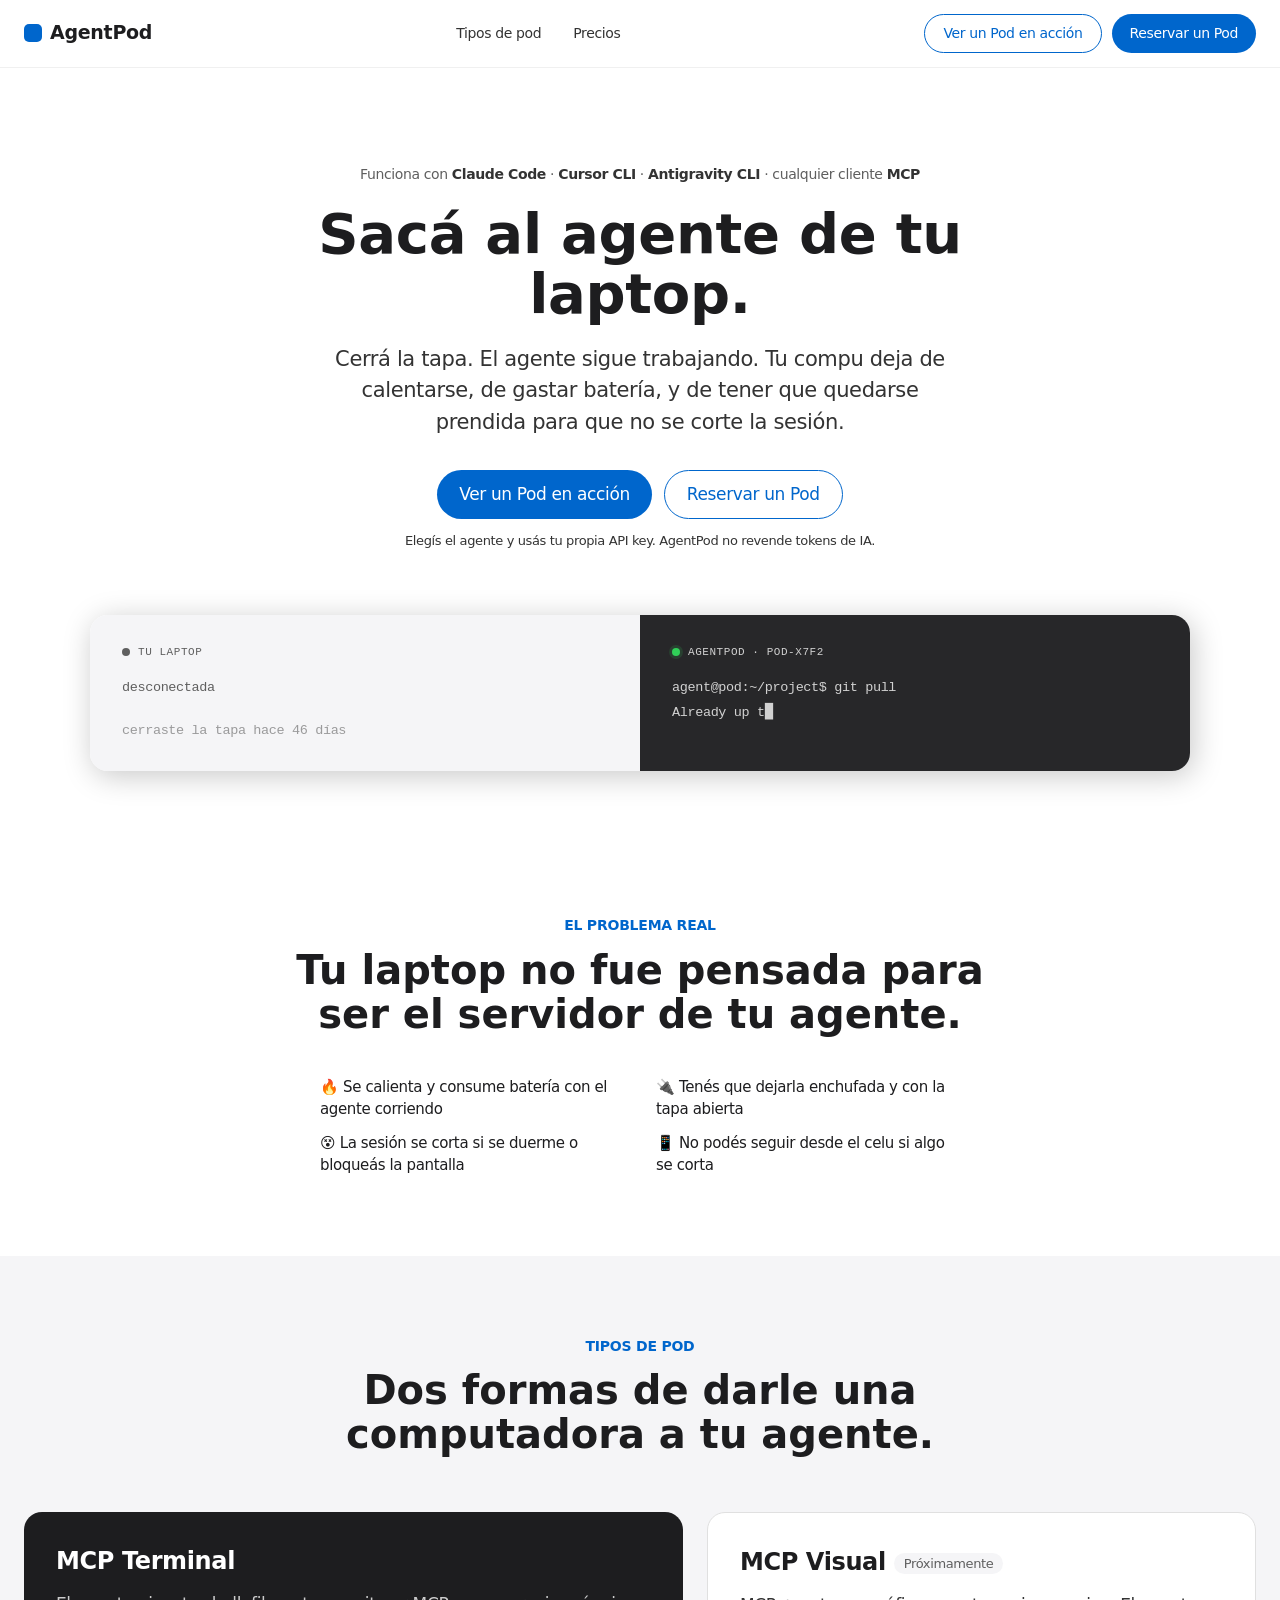
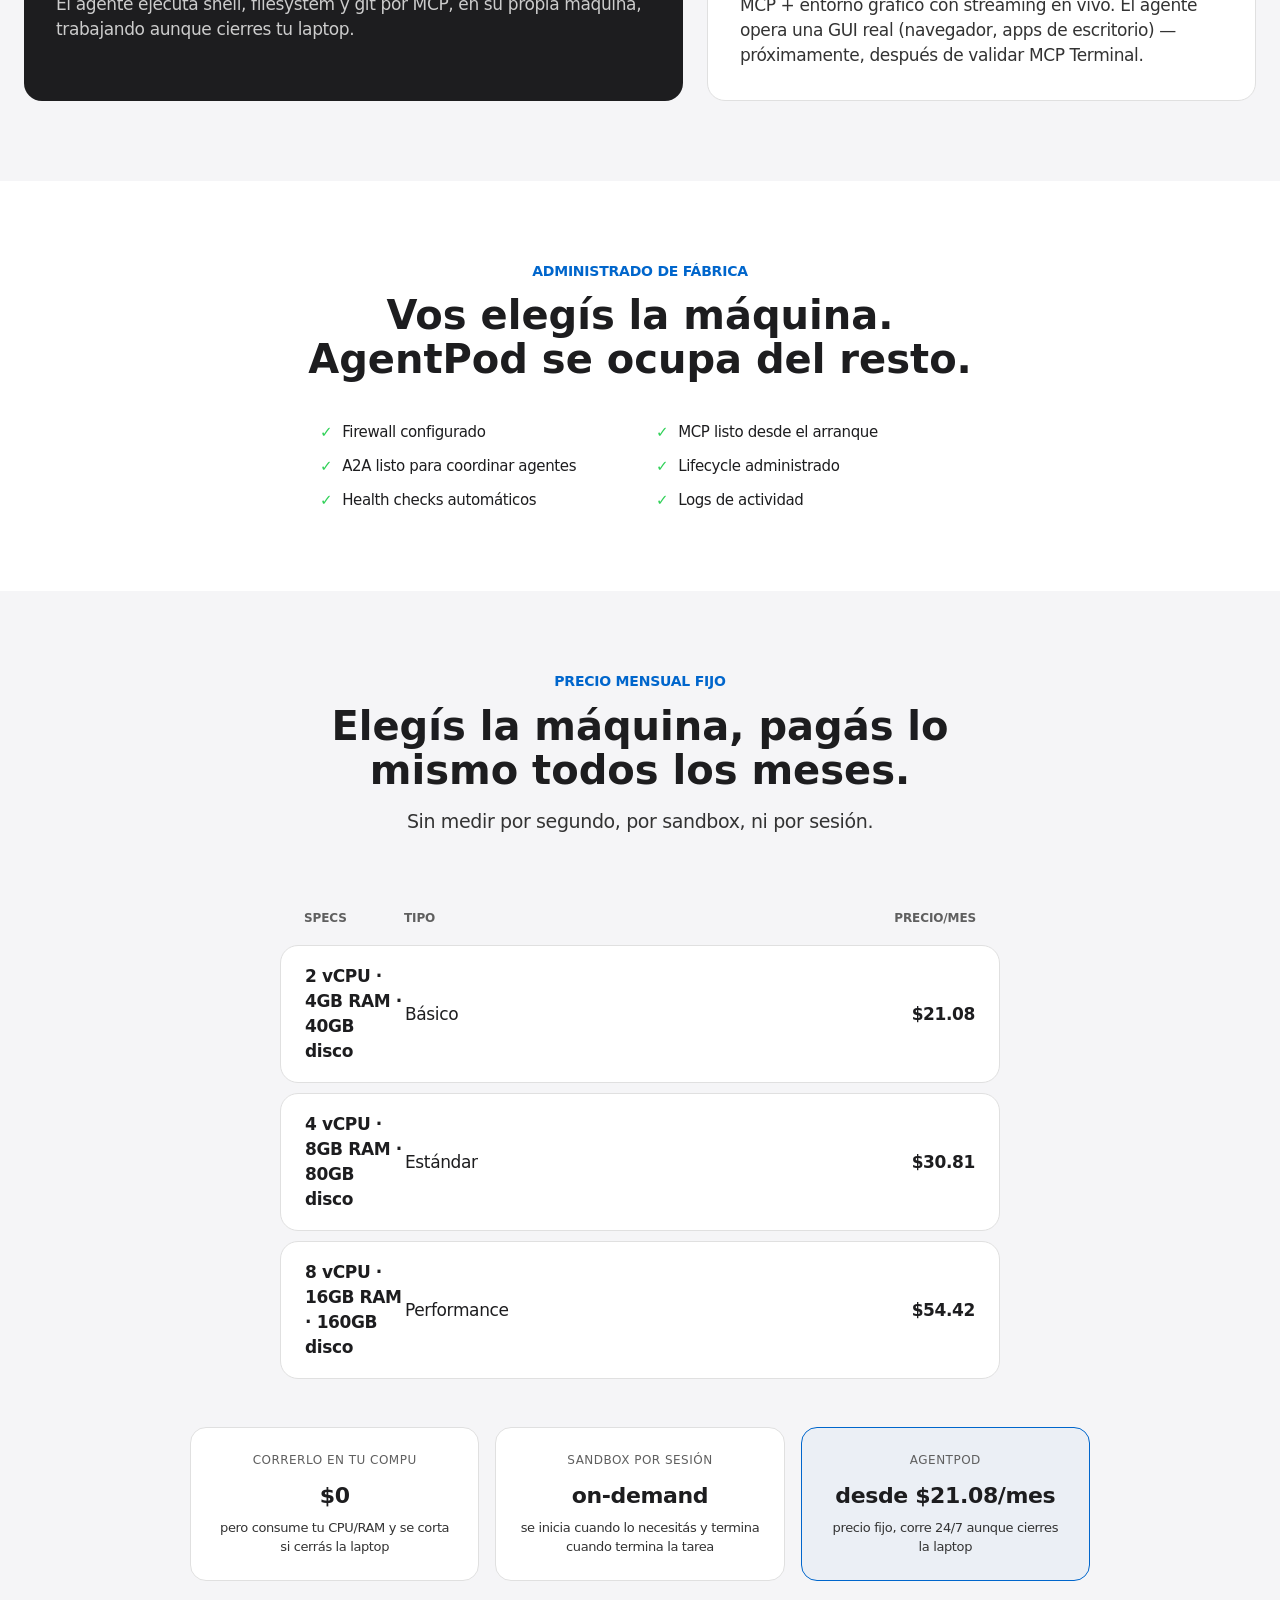
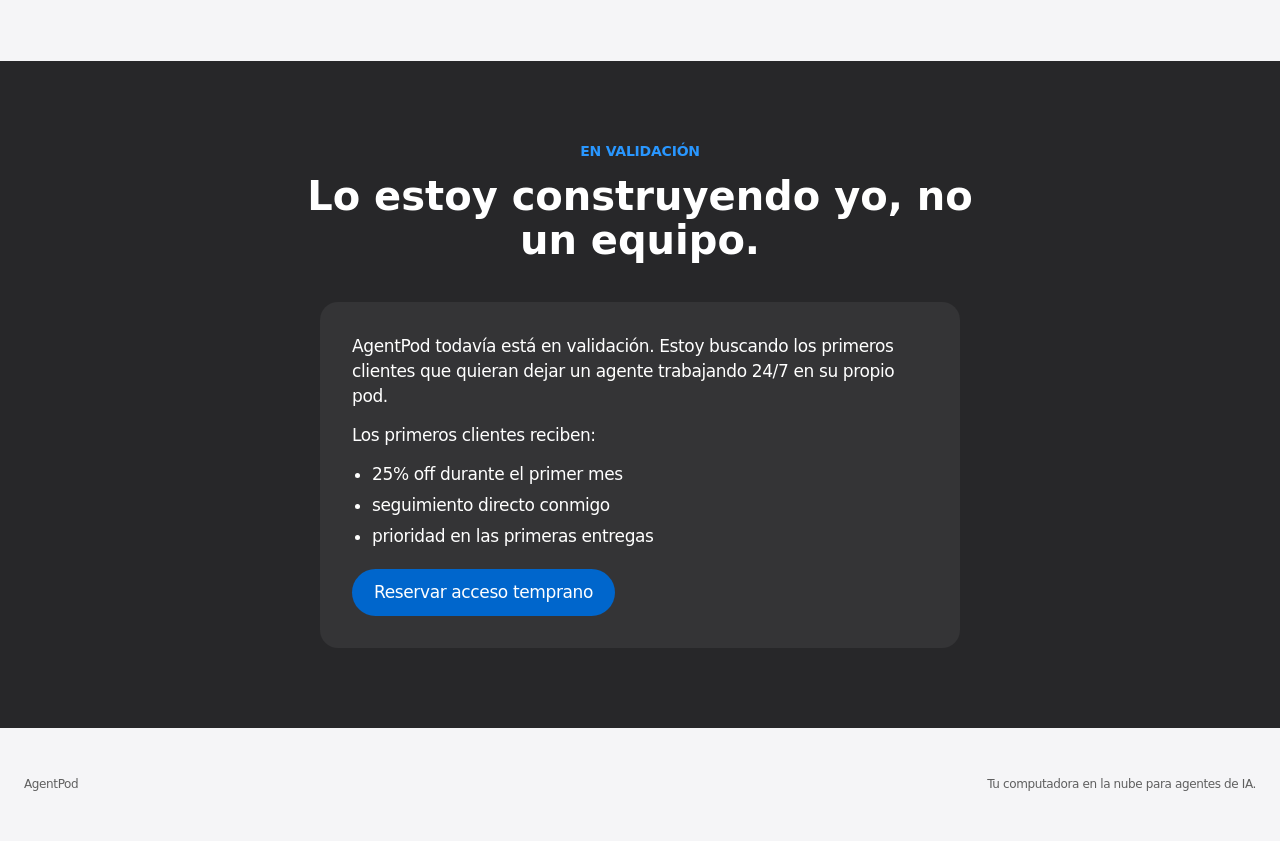
<file: index.html>
<!DOCTYPE html>
<html lang="es">
<head>
<meta charset="UTF-8">
<meta name="viewport" content="width=device-width, initial-scale=1.0">
<title>AgentPod — Sacá al agente de tu laptop</title>
<link rel="stylesheet" href="styles.css">
</head>
<body>

<nav>
  <div class="container">
    <div class="logo"><span class="logo-mark"></span>AgentPod</div>
    <div class="nav-links">
      <a href="#tipos">Tipos de pod</a>
      <a href="#precios">Precios</a>
    </div>
    <div class="nav-cta-row">
      <a href="pod.html" class="btn btn-secondary btn-nav">Ver un Pod en acción</a>
      <a href="reserva.html" class="btn btn-primary btn-nav">Reservar un Pod</a>
    </div>
  </div>
</nav>

<header class="hero">
  <div class="container">
    <div class="trust-line">Funciona con <b>Claude Code</b> · <b>Cursor CLI</b> · <b>Antigravity CLI</b> · cualquier cliente <b>MCP</b></div>
    <h1 class="hero-title">Sacá al agente de tu laptop.</h1>
    <p class="subtitle">Cerrá la tapa. El agente sigue trabajando. Tu compu deja de calentarse, de gastar batería, y de tener que quedarse prendida para que no se corte la sesión.</p>
    <div class="cta-row">
      <a href="pod.html" class="btn btn-primary">Ver un Pod en acción</a>
      <a href="reserva.html" class="btn btn-secondary">Reservar un Pod</a>
    </div>
    <p class="fine-text text-center byok-note">Elegís el agente y usás tu propia API key. AgentPod no revende tokens de IA.</p>

    <div class="continuity">
      <div class="continuity-col off">
        <div class="continuity-label"><span class="dot off"></span>TU LAPTOP</div>
        <div>desconectada</div>
        <div class="off-detail">cerraste la tapa hace 46 días</div>
      </div>
      <div class="continuity-col on">
        <div class="continuity-label"><span class="dot on"></span>AGENTPOD · pod-x7f2</div>
        <div data-typewriter='["agent@pod:~/project$ git pull","Already up to date.","agent@pod:~/project$ npm test","✓ 184 tests passed","agent@pod:~/project$ claude","Trabajando en autenticación..."]'></div>
      </div>
    </div>
  </div>
</header>

<section class="light">
  <div class="container">
    <div class="eyebrow">EL PROBLEMA REAL</div>
    <h2 class="section-title">Tu laptop no fue pensada para ser el servidor de tu agente.</h2>
    <div class="managed-list">
      <div class="managed-item">🔥 Se calienta y consume batería con el agente corriendo</div>
      <div class="managed-item">🔌 Tenés que dejarla enchufada y con la tapa abierta</div>
      <div class="managed-item">😵 La sesión se corta si se duerme o bloqueás la pantalla</div>
      <div class="managed-item">📱 No podés seguir desde el celu si algo se corta</div>
    </div>
  </div>
</section>

<section id="tipos" class="parchment">
  <div class="container">
    <div class="eyebrow">TIPOS DE POD</div>
    <h2 class="section-title">Dos formas de darle una computadora a tu agente.</h2>
    <div class="pod-types">
      <div class="pod-card featured">
        <h3>MCP Terminal</h3>
        <p>El agente ejecuta shell, filesystem y git por MCP, en su propia máquina, trabajando aunque cierres tu laptop.</p>
      </div>
      <div class="pod-card">
        <h3>MCP Visual <span class="badge-inline-tag">Próximamente</span></h3>
        <p>MCP + entorno gráfico con streaming en vivo. El agente opera una GUI real (navegador, apps de escritorio) — próximamente, después de validar MCP Terminal.</p>
      </div>
    </div>
  </div>
</section>

<section class="light">
  <div class="container">
    <div class="eyebrow">ADMINISTRADO DE FÁBRICA</div>
    <h2 class="section-title">Vos elegís la máquina. AgentPod se ocupa del resto.</h2>
    <div class="managed-list">
      <div class="managed-item"><span class="check">✓</span> Firewall configurado</div>
      <div class="managed-item"><span class="check">✓</span> MCP listo desde el arranque</div>
      <div class="managed-item"><span class="check">✓</span> A2A listo para coordinar agentes</div>
      <div class="managed-item"><span class="check">✓</span> Lifecycle administrado</div>
      <div class="managed-item"><span class="check">✓</span> Health checks automáticos</div>
      <div class="managed-item"><span class="check">✓</span> Logs de actividad</div>
    </div>
  </div>
</section>

<section id="precios" class="parchment">
  <div class="container">
    <div class="eyebrow">PRECIO MENSUAL FIJO</div>
    <h2 class="section-title">Elegís la máquina, pagás lo mismo todos los meses.</h2>
    <p class="section-sub">Sin medir por segundo, por sandbox, ni por sesión.</p>
    <div class="pricing-table">
      <div class="price-row header">
        <div>specs</div>
        <div>tipo</div>
        <div class="price">precio/mes</div>
      </div>
      <div class="price-row">
        <div class="type">2 vCPU · 4GB RAM · 40GB disco</div>
        <div>Básico</div>
        <div class="price">$21.08</div>
      </div>
      <div class="price-row">
        <div class="type">4 vCPU · 8GB RAM · 80GB disco</div>
        <div>Estándar</div>
        <div class="price">$30.81</div>
      </div>
      <div class="price-row">
        <div class="type">8 vCPU · 16GB RAM · 160GB disco</div>
        <div>Performance</div>
        <div class="price">$54.42</div>
      </div>
    </div>

    <div class="compare-grid">
      <div class="compare-card">
        <div class="compare-label">Correrlo en tu compu</div>
        <div class="compare-value">$0</div>
        <div class="compare-note">pero consume tu CPU/RAM y se corta si cerrás la laptop</div>
      </div>
      <div class="compare-card">
        <div class="compare-label">Sandbox por sesión</div>
        <div class="compare-value">on-demand</div>
        <div class="compare-note">se inicia cuando lo necesitás y termina cuando termina la tarea</div>
      </div>
      <div class="compare-card featured">
        <div class="compare-label">AgentPod</div>
        <div class="compare-value">desde $21.08/mes</div>
        <div class="compare-note">precio fijo, corre 24/7 aunque cierres la laptop</div>
      </div>
    </div>
  </div>
</section>

<section class="dark">
  <div class="container text-center">
    <div class="eyebrow">EN VALIDACIÓN</div>
    <h2 class="section-title">Lo estoy construyendo yo, no un equipo.</h2>
    <div class="founder-note founder-note-dark">
      <p>AgentPod todavía está en validación. Estoy buscando los primeros clientes que quieran dejar un agente trabajando 24/7 en su propio pod.</p>
      <p>Los primeros clientes reciben:</p>
      <ul>
        <li>25% off durante el primer mes</li>
        <li>seguimiento directo conmigo</li>
        <li>prioridad en las primeras entregas</li>
      </ul>
      <a href="reserva.html" class="btn btn-primary">Reservar acceso temprano</a>
    </div>
  </div>
</section>

<footer>
  <div class="container">
    <div>AgentPod</div>
    <div>Tu computadora en la nube para agentes de IA.</div>
  </div>
</footer>

<script src="demo.js"></script>
</body>
</html>
</file>
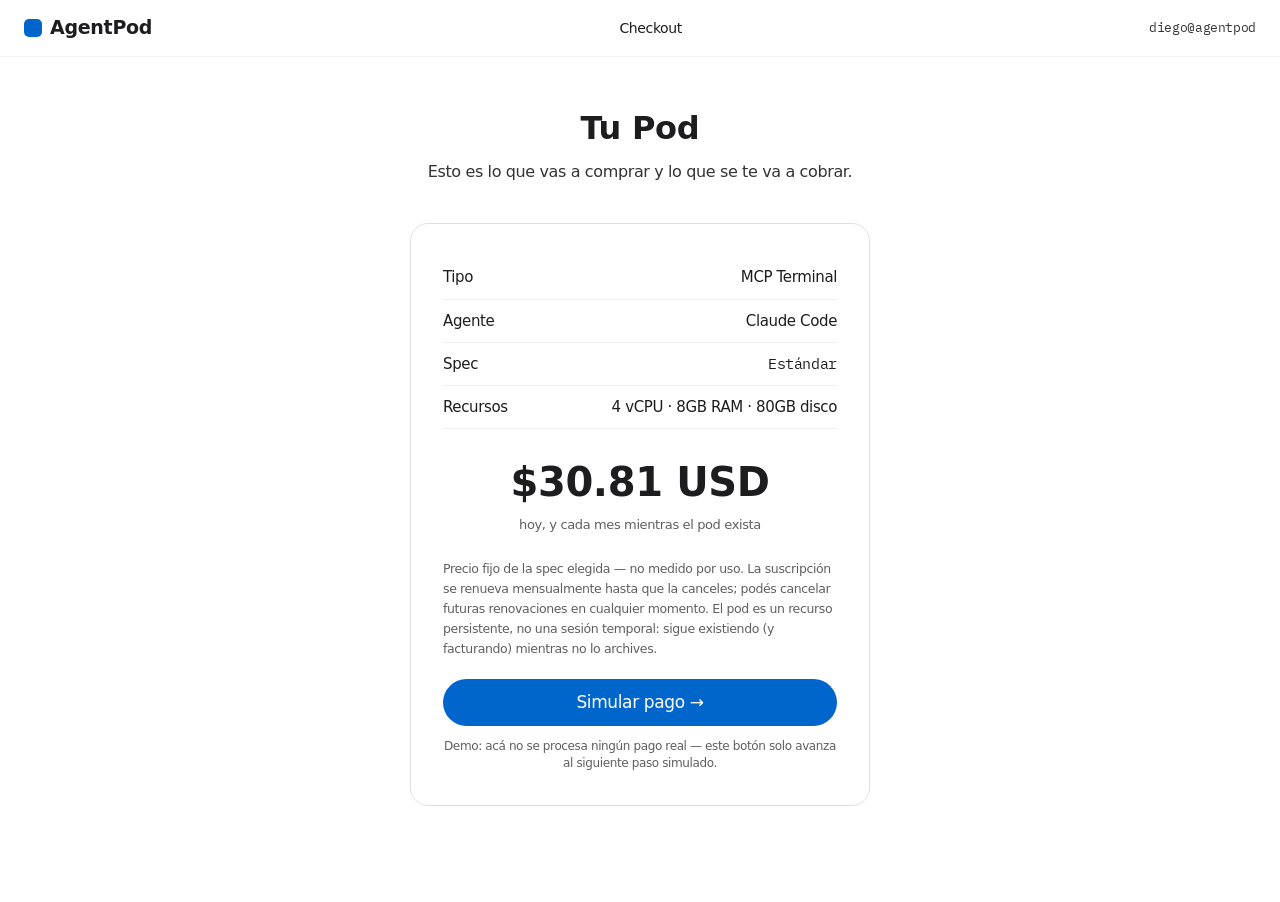
<file: checkout.html>
<!DOCTYPE html>
<html lang="es">
<head>
<meta charset="UTF-8">
<meta name="viewport" content="width=device-width, initial-scale=1.0">
<title>Checkout — AgentPod</title>
<link rel="preconnect" href="https://fonts.googleapis.com">
<link rel="preconnect" href="https://fonts.gstatic.com" crossorigin>
<link href="https://fonts.googleapis.com/css2?family=IBM+Plex+Mono:wght@400;500&display=swap" rel="stylesheet">
<link rel="stylesheet" href="styles.css">
</head>
<body>

<nav>
  <div class="container">
    <a href="index.html" class="logo link-plain"><span class="logo-mark"></span>AgentPod</a>
    <div class="nav-links"><span class="text-ink">Checkout</span></div>
    <div class="mono text-sm text-muted">diego@agentpod</div>
  </div>
</nav>

<div class="container page-main">
  <div class="page-header text-center">
    <h1>Tu Pod</h1>
    <p>Esto es lo que vas a comprar y lo que se te va a cobrar.</p>
  </div>

  <div class="checkout-card">
    <div class="checkout-line"><span>Tipo</span><span>MCP Terminal</span></div>
    <div class="checkout-line"><span>Agente</span><span id="co-agent">Claude Code</span></div>
    <div class="checkout-line"><span>Spec</span><span class="mono" id="co-spec">Estándar</span></div>
    <div class="checkout-line"><span>Recursos</span><span id="co-detail">4 vCPU · 8GB RAM · 80GB disco</span></div>

    <div class="checkout-total">
      <div class="amount">$<span id="co-price">30.81</span> USD</div>
      <div class="cadence">hoy, y cada mes mientras el pod exista</div>
    </div>

    <p class="checkout-fine">
      Precio fijo de la spec elegida — no medido por uso. La suscripción se renueva mensualmente hasta que la canceles; podés cancelar futuras renovaciones en cualquier momento. El pod es un recurso persistente, no una sesión temporal: sigue existiendo (y facturando) mientras no lo archives.
    </p>

    <a href="provisioning.html?price=30.81&spec=Est%C3%A1ndar&detail=4%20vCPU%20%C2%B7%208GB%20RAM%20%C2%B7%2080GB%20disco&agent=Claude%20Code" class="btn btn-primary w-full" id="co-continue">Simular pago →</a>
    <p class="demo-disclosure">Demo: acá no se procesa ningún pago real — este botón solo avanza al siguiente paso simulado.</p>
  </div>
</div>

<script src="demo.js"></script>
</body>
</html>
</file>
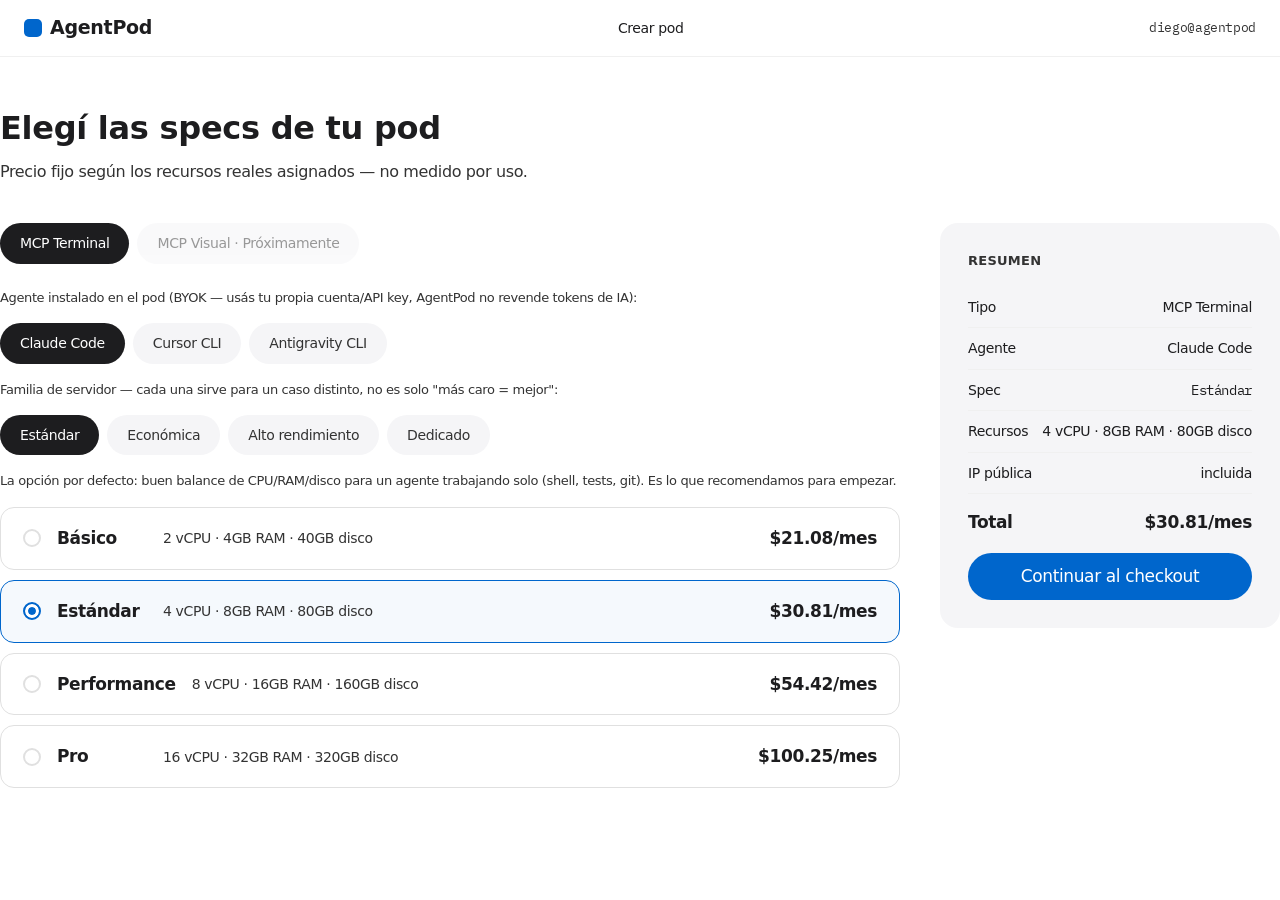
<file: configurar.html>
<!DOCTYPE html>
<html lang="es">
<head>
<meta charset="UTF-8">
<meta name="viewport" content="width=device-width, initial-scale=1.0">
<title>Crear pod — AgentPod</title>
<link rel="preconnect" href="https://fonts.googleapis.com">
<link rel="preconnect" href="https://fonts.gstatic.com" crossorigin>
<link href="https://fonts.googleapis.com/css2?family=IBM+Plex+Mono:wght@400;500&display=swap" rel="stylesheet">
<link rel="stylesheet" href="styles.css">
</head>
<body>

<nav>
  <div class="container">
    <a href="index.html" class="logo link-plain"><span class="logo-mark"></span>AgentPod</a>
    <div class="nav-links"><span class="text-ink">Crear pod</span></div>
    <div class="mono text-sm text-muted">diego@agentpod</div>
  </div>
</nav>

<div class="container page-main">
  <div class="page-header">
    <h1>Elegí las specs de tu pod</h1>
    <p>Precio fijo según los recursos reales asignados — no medido por uso.</p>
  </div>

  <div class="config-layout">
    <div>
      <div class="type-tabs">
        <div class="type-tab active">MCP Terminal</div>
        <div class="type-tab opacity-disabled">MCP Visual · Próximamente</div>
      </div>

      <p class="fine-text">Agente instalado en el pod (BYOK — usás tu propia cuenta/API key, AgentPod no revende tokens de IA):</p>
      <div class="type-tabs mb-2">
        <div class="type-tab active" data-agent="Claude Code">Claude Code</div>
        <div class="type-tab" data-agent="Cursor CLI">Cursor CLI</div>
        <div class="type-tab" data-agent="Antigravity CLI">Antigravity CLI</div>
      </div>

      <p class="fine-text">Familia de servidor — cada una sirve para un caso distinto, no es solo "más caro = mejor":</p>
      <div class="type-tabs mb-2">
        <div class="type-tab active" data-category="estandar">Estándar</div>
        <div class="type-tab" data-category="economica">Económica</div>
        <div class="type-tab" data-category="alto-rendimiento">Alto rendimiento</div>
        <div class="type-tab" data-category="dedicado">Dedicado</div>
      </div>

      <p class="fine-text" data-category-desc="estandar">La opción por defecto: buen balance de CPU/RAM/disco para un agente trabajando solo (shell, tests, git). Es lo que recomendamos para empezar.</p>
      <p class="fine-text category-hidden" data-category-desc="economica">Misma idea que Estándar pero en arquitectura ARM — más barata por el mismo uso. Anda bien para MCP Terminal; si vas a correr algo muy específico compilado solo para x86, confirmá compatibilidad antes de elegirla.</p>
      <p class="fine-text category-hidden" data-category-desc="alto-rendimiento">Más RAM por núcleo que la Estándar — pensada para varios agentes en paralelo en el mismo pod, o tareas que consumen memoria (builds grandes, test suites pesados).</p>
      <p class="fine-text category-hidden" data-category-desc="dedicado">CPU dedicada (no compartida con otros clientes) — para cargas sostenidas de mucho cómputo. Es la más cara; no hace falta para el caso de uso típico de un agente de código.</p>

      <div class="spec-list" data-category-list="estandar">
        <div class="spec-row" data-price="21.08" data-type="Básico" data-detail="2 vCPU · 4GB RAM · 40GB disco">
          <div class="spec-row-left">
            <div class="radio"></div>
            <div class="spec-type">Básico</div>
            <div class="spec-detail">2 vCPU · 4GB RAM · 40GB disco</div>
          </div>
          <div class="spec-price">$21.08/mes</div>
        </div>
        <div class="spec-row selected" data-price="30.81" data-type="Estándar" data-detail="4 vCPU · 8GB RAM · 80GB disco">
          <div class="spec-row-left">
            <div class="radio"></div>
            <div class="spec-type">Estándar</div>
            <div class="spec-detail">4 vCPU · 8GB RAM · 80GB disco</div>
          </div>
          <div class="spec-price">$30.81/mes</div>
        </div>
        <div class="spec-row" data-price="54.42" data-type="Performance" data-detail="8 vCPU · 16GB RAM · 160GB disco">
          <div class="spec-row-left">
            <div class="radio"></div>
            <div class="spec-type">Performance</div>
            <div class="spec-detail">8 vCPU · 16GB RAM · 160GB disco</div>
          </div>
          <div class="spec-price">$54.42/mes</div>
        </div>
        <div class="spec-row" data-price="100.25" data-type="Pro" data-detail="16 vCPU · 32GB RAM · 320GB disco">
          <div class="spec-row-left">
            <div class="radio"></div>
            <div class="spec-type">Pro</div>
            <div class="spec-detail">16 vCPU · 32GB RAM · 320GB disco</div>
          </div>
          <div class="spec-price">$100.25/mes</div>
        </div>
      </div>

      <div class="spec-list category-hidden" data-category-list="economica">
        <div class="spec-row" data-price="22.47" data-type="ARM Básico" data-detail="2 vCPU (ARM) · 4GB RAM · 40GB disco">
          <div class="spec-row-left">
            <div class="radio"></div>
            <div class="spec-type">ARM Básico</div>
            <div class="spec-detail">2 vCPU (ARM) · 4GB RAM · 40GB disco</div>
          </div>
          <div class="spec-price">$22.47/mes</div>
        </div>
        <div class="spec-row" data-price="37.75" data-type="ARM Estándar" data-detail="4 vCPU (ARM) · 8GB RAM · 80GB disco">
          <div class="spec-row-left">
            <div class="radio"></div>
            <div class="spec-type">ARM Estándar</div>
            <div class="spec-detail">4 vCPU (ARM) · 8GB RAM · 80GB disco</div>
          </div>
          <div class="spec-price">$37.75/mes</div>
        </div>
        <div class="spec-row" data-price="72.47" data-type="ARM Performance" data-detail="8 vCPU (ARM) · 16GB RAM · 160GB disco">
          <div class="spec-row-left">
            <div class="radio"></div>
            <div class="spec-type">ARM Performance</div>
            <div class="spec-detail">8 vCPU (ARM) · 16GB RAM · 160GB disco</div>
          </div>
          <div class="spec-price">$72.47/mes</div>
        </div>
        <div class="spec-row" data-price="137.75" data-type="ARM Pro" data-detail="16 vCPU (ARM) · 32GB RAM · 320GB disco">
          <div class="spec-row-left">
            <div class="radio"></div>
            <div class="spec-type">ARM Pro</div>
            <div class="spec-detail">16 vCPU (ARM) · 32GB RAM · 320GB disco</div>
          </div>
          <div class="spec-price">$137.75/mes</div>
        </div>
      </div>

      <div class="spec-list category-hidden" data-category-list="alto-rendimiento">
        <div class="spec-row" data-price="40.53" data-type="HR-1" data-detail="1 vCPU · 2GB RAM · 40GB disco">
          <div class="spec-row-left">
            <div class="radio"></div>
            <div class="spec-type">HR-1</div>
            <div class="spec-detail">1 vCPU · 2GB RAM · 40GB disco</div>
          </div>
          <div class="spec-price">$40.53/mes</div>
        </div>
        <div class="spec-row" data-price="66.92" data-type="HR-2" data-detail="2 vCPU · 4GB RAM · 80GB disco">
          <div class="spec-row-left">
            <div class="radio"></div>
            <div class="spec-type">HR-2</div>
            <div class="spec-detail">2 vCPU · 4GB RAM · 80GB disco</div>
          </div>
          <div class="spec-price">$66.92/mes</div>
        </div>
        <div class="spec-row" data-price="119.69" data-type="HR-3" data-detail="4 vCPU · 8GB RAM · 160GB disco">
          <div class="spec-row-left">
            <div class="radio"></div>
            <div class="spec-type">HR-3</div>
            <div class="spec-detail">4 vCPU · 8GB RAM · 160GB disco</div>
          </div>
          <div class="spec-price">$119.69/mes</div>
        </div>
        <div class="spec-row" data-price="230.81" data-type="HR-4" data-detail="8 vCPU · 16GB RAM · 320GB disco">
          <div class="spec-row-left">
            <div class="radio"></div>
            <div class="spec-type">HR-4</div>
            <div class="spec-detail">8 vCPU · 16GB RAM · 320GB disco</div>
          </div>
          <div class="spec-price">$230.81/mes</div>
        </div>
        <div class="spec-row" data-price="333.58" data-type="HR-5" data-detail="12 vCPU · 24GB RAM · 480GB disco">
          <div class="spec-row-left">
            <div class="radio"></div>
            <div class="spec-type">HR-5</div>
            <div class="spec-detail">12 vCPU · 24GB RAM · 480GB disco</div>
          </div>
          <div class="spec-price">$333.58/mes</div>
        </div>
        <div class="spec-row" data-price="428.03" data-type="HR-6" data-detail="16 vCPU · 32GB RAM · 640GB disco">
          <div class="spec-row-left">
            <div class="radio"></div>
            <div class="spec-type">HR-6</div>
            <div class="spec-detail">16 vCPU · 32GB RAM · 640GB disco</div>
          </div>
          <div class="spec-price">$428.03/mes</div>
        </div>
      </div>

      <div class="spec-list category-hidden" data-category-list="dedicado">
        <div class="spec-row" data-price="64.47" data-type="Dedicado 1" data-detail="2 vCPU dedicada · 8GB RAM · 80GB disco">
          <div class="spec-row-left">
            <div class="radio"></div>
            <div class="spec-type">Dedicado 1</div>
            <div class="spec-detail">2 vCPU dedicada · 8GB RAM · 80GB disco</div>
          </div>
          <div class="spec-price">$64.47/mes</div>
        </div>
        <div class="spec-row" data-price="128.95" data-type="Dedicado 2" data-detail="4 vCPU dedicada · 16GB RAM · 160GB disco">
          <div class="spec-row-left">
            <div class="radio"></div>
            <div class="spec-type">Dedicado 2</div>
            <div class="spec-detail">4 vCPU dedicada · 16GB RAM · 160GB disco</div>
          </div>
          <div class="spec-price">$128.95/mes</div>
        </div>
        <div class="spec-row" data-price="257.89" data-type="Dedicado 3" data-detail="8 vCPU dedicada · 32GB RAM · 240GB disco">
          <div class="spec-row-left">
            <div class="radio"></div>
            <div class="spec-type">Dedicado 3</div>
            <div class="spec-detail">8 vCPU dedicada · 32GB RAM · 240GB disco</div>
          </div>
          <div class="spec-price">$257.89/mes</div>
        </div>
        <div class="spec-row" data-price="515.79" data-type="Dedicado 4" data-detail="16 vCPU dedicada · 64GB RAM · 360GB disco">
          <div class="spec-row-left">
            <div class="radio"></div>
            <div class="spec-type">Dedicado 4</div>
            <div class="spec-detail">16 vCPU dedicada · 64GB RAM · 360GB disco</div>
          </div>
          <div class="spec-price">$515.79/mes</div>
        </div>
        <div class="spec-row" data-price="1031.58" data-type="Dedicado 5" data-detail="32 vCPU dedicada · 128GB RAM · 600GB disco">
          <div class="spec-row-left">
            <div class="radio"></div>
            <div class="spec-type">Dedicado 5</div>
            <div class="spec-detail">32 vCPU dedicada · 128GB RAM · 600GB disco</div>
          </div>
          <div class="spec-price">$1031.58/mes</div>
        </div>
        <div class="spec-row" data-price="1547.37" data-type="Dedicado 6" data-detail="48 vCPU dedicada · 192GB RAM · 960GB disco">
          <div class="spec-row-left">
            <div class="radio"></div>
            <div class="spec-type">Dedicado 6</div>
            <div class="spec-detail">48 vCPU dedicada · 192GB RAM · 960GB disco</div>
          </div>
          <div class="spec-price">$1547.37/mes</div>
        </div>
      </div>
    </div>

    <div class="summary-card">
      <h3>Resumen</h3>
      <div class="summary-line"><span>Tipo</span><span>MCP Terminal</span></div>
      <div class="summary-line"><span>Agente</span><span data-summary-agent>Claude Code</span></div>
      <div class="summary-line"><span>Spec</span><span class="mono" data-summary-spec>Estándar</span></div>
      <div class="summary-line"><span>Recursos</span><span data-summary-detail>4 vCPU · 8GB RAM · 80GB disco</span></div>
      <div class="summary-line"><span>IP pública</span><span>incluida</span></div>
      <div class="summary-total"><span>Total</span><span data-summary-price>$30.81/mes</span></div>
      <a href="checkout.html?price=30.81&spec=Est%C3%A1ndar&detail=4%20vCPU%20%C2%B7%208GB%20RAM%20%C2%B7%2080GB%20disco&agent=Claude%20Code" class="btn btn-primary" data-checkout-link>Continuar al checkout</a>
    </div>
  </div>
</div>

<script src="demo.js"></script>
</body>
</html>
</file>
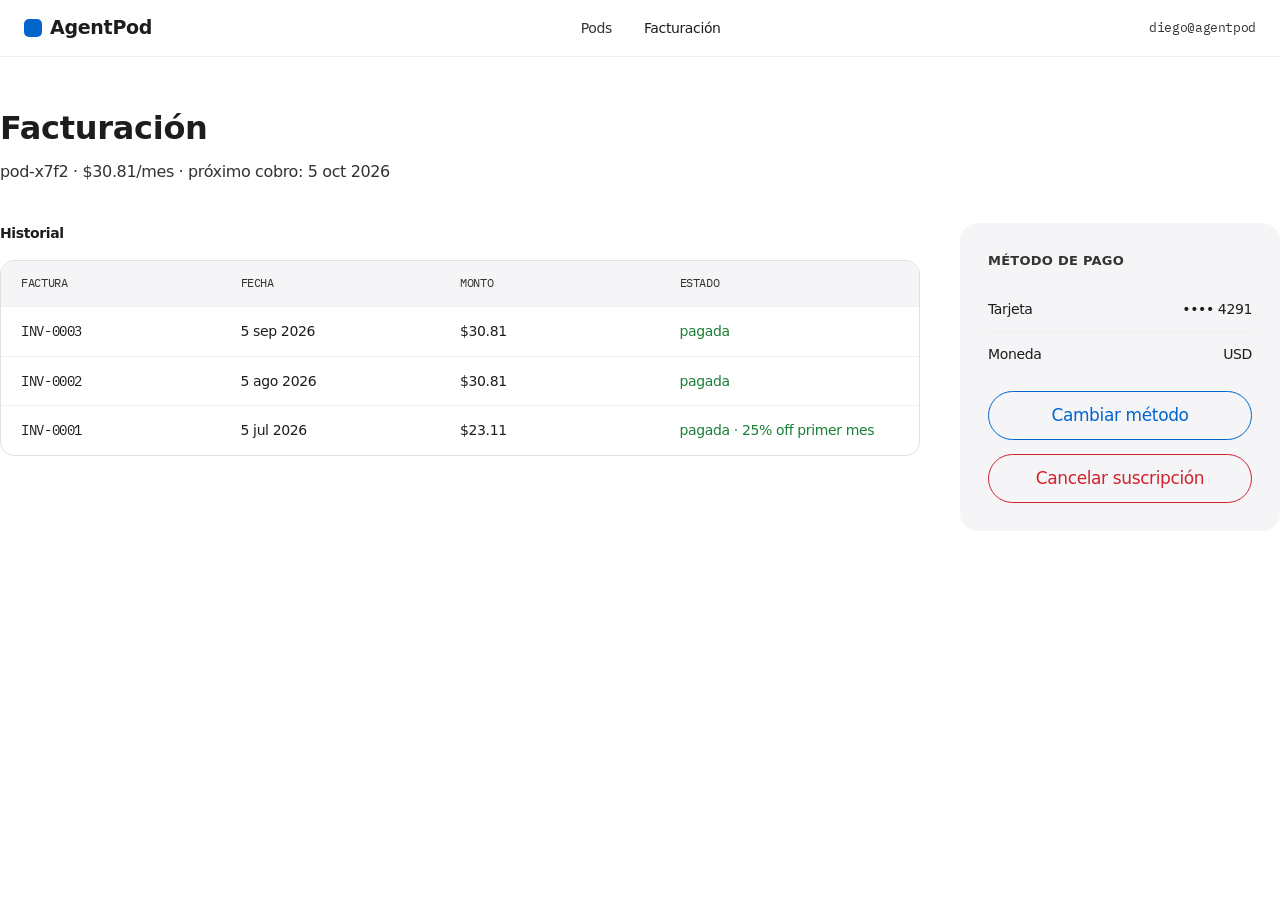
<file: facturacion.html>
<!DOCTYPE html>
<html lang="es">
<head>
<meta charset="UTF-8">
<meta name="viewport" content="width=device-width, initial-scale=1.0">
<title>Facturación — AgentPod</title>
<link rel="preconnect" href="https://fonts.googleapis.com">
<link rel="preconnect" href="https://fonts.gstatic.com" crossorigin>
<link href="https://fonts.googleapis.com/css2?family=IBM+Plex+Mono:wght@400;500&display=swap" rel="stylesheet">
<link rel="stylesheet" href="styles.css">
</head>
<body>

<nav class="app-nav">
  <div class="container">
    <a href="index.html" class="logo link-plain"><span class="logo-mark"></span>AgentPod</a>
    <div class="nav-links">
      <a href="dashboard.html">Pods</a>
      <a href="facturacion.html" class="active-link">Facturación</a>
    </div>
    <span class="mono text-sm text-muted">diego@agentpod</span>
  </div>
</nav>

<div class="container page-main">
  <div class="page-header">
    <h1>Facturación</h1>
    <p>pod-x7f2 · $30.81/mes · próximo cobro: 5 oct 2026</p>
  </div>

  <div class="config-layout billing-layout">
    <div>
      <h3 class="section-label">Historial</h3>
      <div class="pod-list-page">
        <div class="invoice-row invoice-header">
          <div>FACTURA</div><div>FECHA</div><div>MONTO</div><div>ESTADO</div>
        </div>
        <div class="invoice-row">
          <div class="mono">INV-0003</div><div>5 sep 2026</div><div>$30.81</div><div class="text-success">pagada</div>
        </div>
        <div class="invoice-row">
          <div class="mono">INV-0002</div><div>5 ago 2026</div><div>$30.81</div><div class="text-success">pagada</div>
        </div>
        <div class="invoice-row">
          <div class="mono">INV-0001</div><div>5 jul 2026</div><div>$23.11</div><div class="text-success">pagada · 25% off primer mes</div>
        </div>
      </div>
    </div>

    <div class="summary-card summary-static">
      <h3>Método de pago</h3>
      <div class="info-row"><span>Tarjeta</span><span>•••• 4291</span></div>
      <div class="info-row no-border"><span>Moneda</span><span>USD</span></div>
      <a href="#" class="btn btn-secondary w-full mt-2" data-fake-toast="No editable en este demo">Cambiar método</a>
      <a href="#" class="btn btn-danger w-full mt-2" data-fake-toast="Cancelación registrada — el pod sigue activo hasta fin de mes">Cancelar suscripción</a>
    </div>
  </div>
</div>

<script src="demo.js"></script>
</body>
</html>
</file>
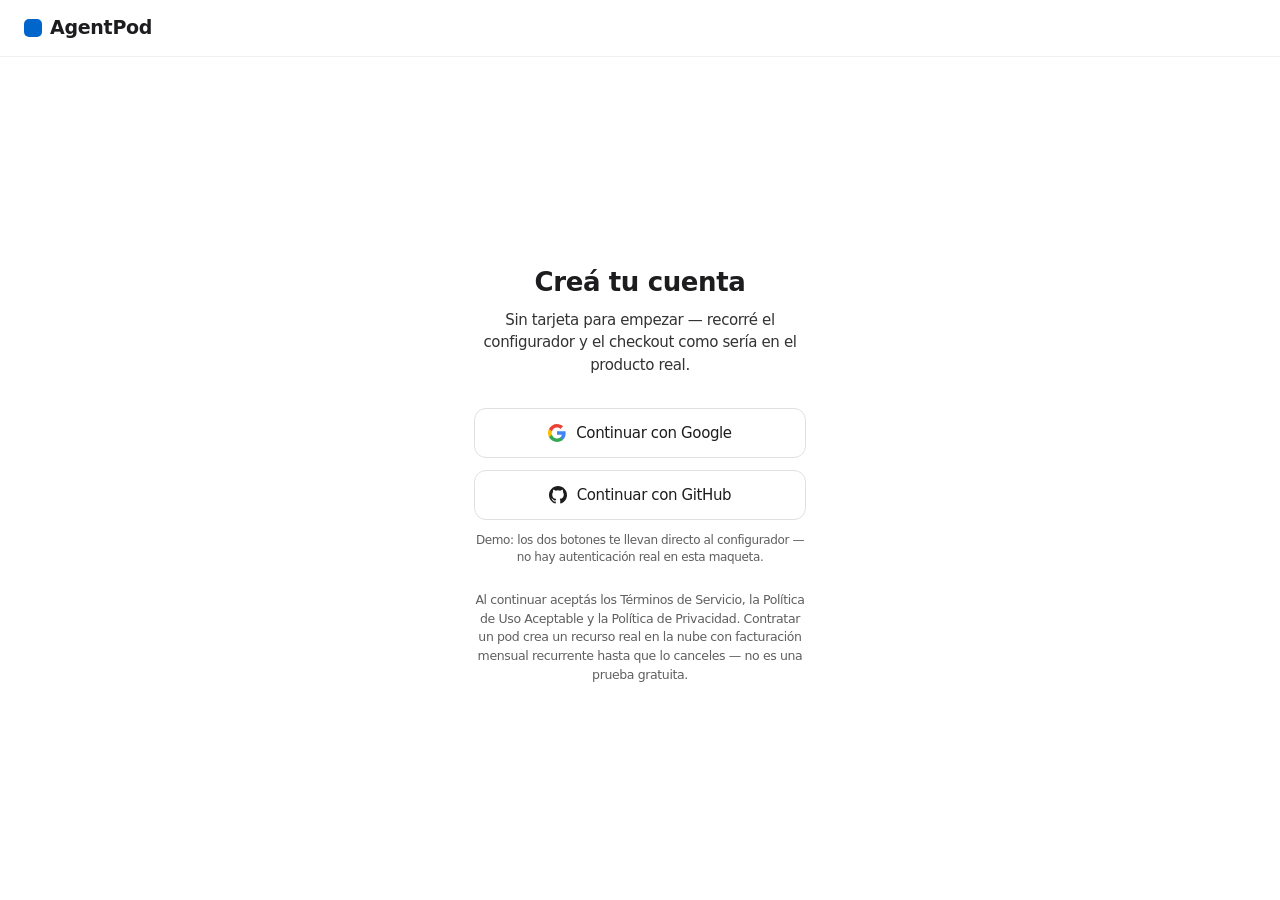
<file: login.html>
<!DOCTYPE html>
<html lang="es">
<head>
<meta charset="UTF-8">
<meta name="viewport" content="width=device-width, initial-scale=1.0">
<title>Ingresar — AgentPod</title>
<link rel="preconnect" href="https://fonts.googleapis.com">
<link rel="preconnect" href="https://fonts.gstatic.com" crossorigin>
<link href="https://fonts.googleapis.com/css2?family=IBM+Plex+Mono:wght@400;500&display=swap" rel="stylesheet">
<link rel="stylesheet" href="styles.css">
</head>
<body>

<nav>
  <div class="container">
    <a href="index.html" class="logo link-plain"><span class="logo-mark"></span>AgentPod</a>
  </div>
</nav>

<div class="auth-wrap">
  <div class="auth-card">
    <h1>Creá tu cuenta</h1>
    <p class="subtitle-sm">Sin tarjeta para empezar — recorré el configurador y el checkout como sería en el producto real.</p>

    <a href="configurar.html" class="oauth-btn">
      <svg width="18" height="18" viewBox="0 0 24 24"><path fill="#4285F4" d="M23.52 12.27c0-.85-.08-1.67-.22-2.45H12v4.64h6.47c-.28 1.5-1.13 2.78-2.4 3.63v3.02h3.88c2.27-2.09 3.57-5.17 3.57-8.84z"/><path fill="#34A853" d="M12 24c3.24 0 5.95-1.07 7.94-2.9l-3.88-3.02c-1.07.72-2.44 1.15-4.06 1.15-3.12 0-5.76-2.11-6.71-4.94H1.29v3.11C3.26 21.3 7.31 24 12 24z"/><path fill="#FBBC05" d="M5.29 14.29a7.2 7.2 0 0 1 0-4.58V6.6H1.29a12 12 0 0 0 0 10.8z"/><path fill="#EA4335" d="M12 4.75c1.77 0 3.35.61 4.6 1.8l3.44-3.44C17.94 1.19 15.24 0 12 0 7.31 0 3.26 2.7 1.29 6.6l4 3.11C6.24 6.86 8.88 4.75 12 4.75z"/></svg>
      Continuar con Google
    </a>
    <a href="configurar.html" class="oauth-btn">
      <svg width="18" height="18" viewBox="0 0 24 24" fill="currentColor"><path d="M12 0C5.37 0 0 5.37 0 12c0 5.3 3.44 9.8 8.21 11.39.6.11.82-.26.82-.58 0-.29-.01-1.04-.02-2.04-3.34.73-4.04-1.61-4.04-1.61-.55-1.39-1.34-1.76-1.34-1.76-1.09-.75.08-.73.08-.73 1.2.09 1.84 1.24 1.84 1.24 1.07 1.83 2.8 1.3 3.49 1 .11-.78.42-1.3.76-1.6-2.67-.3-5.47-1.33-5.47-5.93 0-1.31.47-2.38 1.24-3.22-.12-.3-.54-1.52.12-3.18 0 0 1.01-.32 3.3 1.23a11.5 11.5 0 0 1 6.02 0c2.29-1.55 3.3-1.23 3.3-1.23.66 1.66.24 2.88.12 3.18.77.84 1.24 1.91 1.24 3.22 0 4.61-2.8 5.63-5.48 5.92.43.37.81 1.1.81 2.22 0 1.6-.02 2.89-.02 3.29 0 .32.22.7.83.58C20.56 21.79 24 17.3 24 12c0-6.63-5.37-12-12-12z"/></svg>
      Continuar con GitHub
    </a>
    <p class="demo-disclosure">Demo: los dos botones te llevan directo al configurador — no hay autenticación real en esta maqueta.</p>

    <p class="auth-fine">
      Al continuar aceptás los Términos de Servicio, la Política de Uso Aceptable y la Política de Privacidad. Contratar un pod crea un recurso real en la nube con facturación mensual recurrente hasta que lo canceles — no es una prueba gratuita.
    </p>
  </div>
</div>

</body>
</html>
</file>
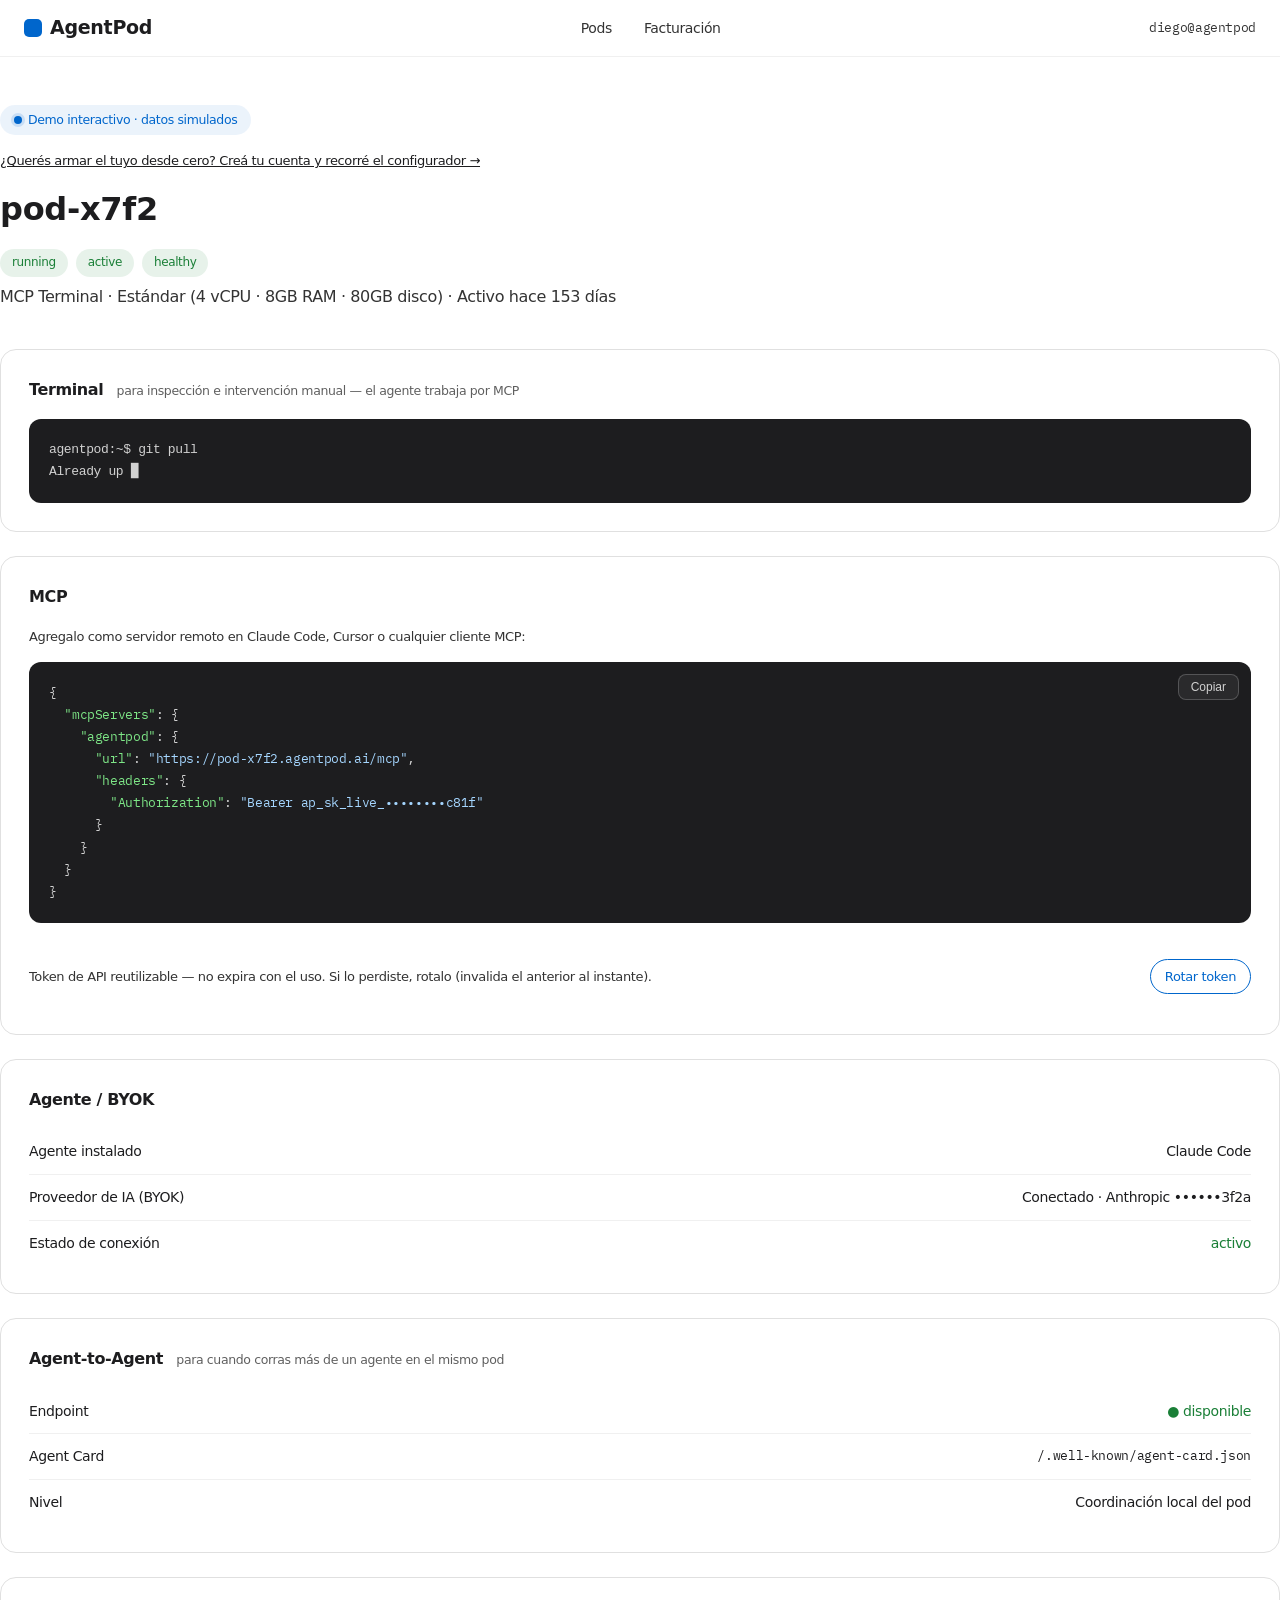
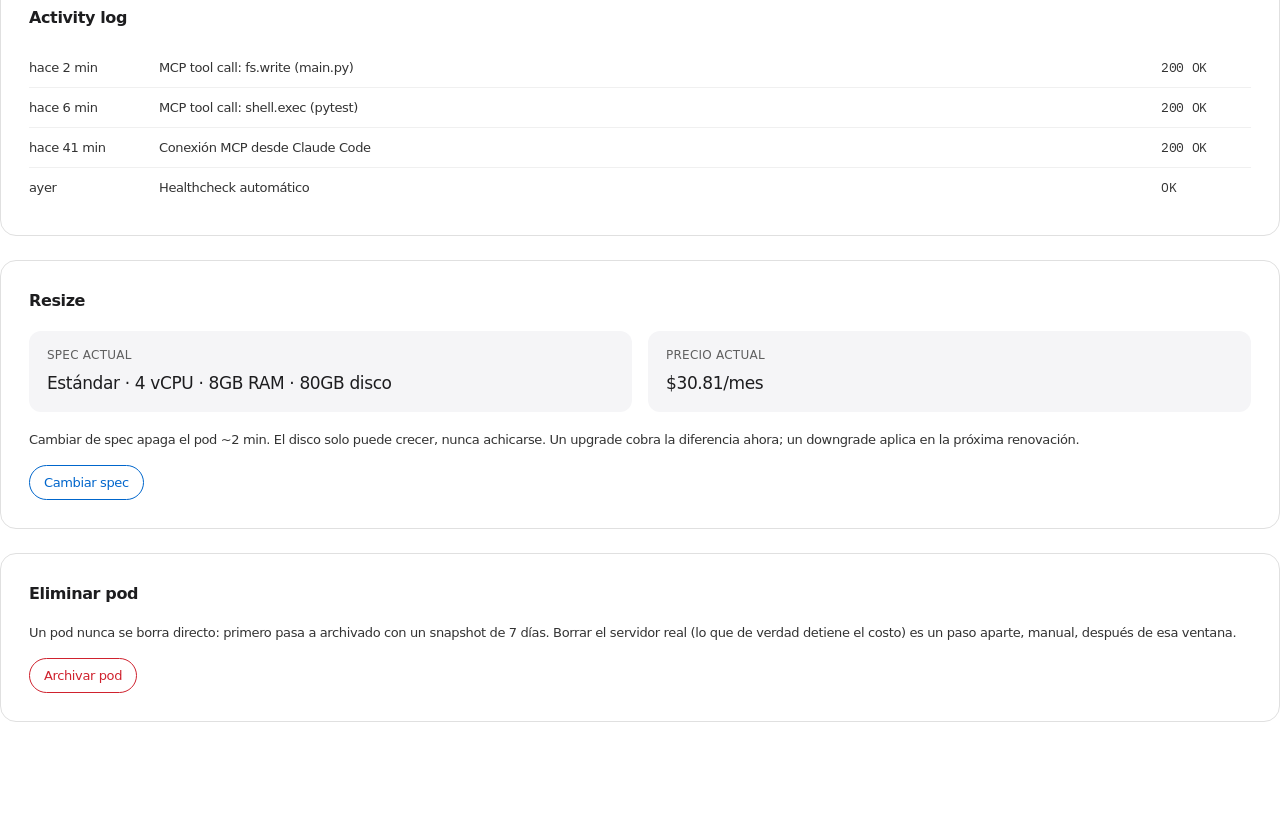
<file: pod.html>
<!DOCTYPE html>
<html lang="es">
<head>
<meta charset="UTF-8">
<meta name="viewport" content="width=device-width, initial-scale=1.0">
<title>pod-x7f2 — AgentPod</title>
<link rel="preconnect" href="https://fonts.googleapis.com">
<link rel="preconnect" href="https://fonts.gstatic.com" crossorigin>
<link href="https://fonts.googleapis.com/css2?family=IBM+Plex+Mono:wght@400;500&display=swap" rel="stylesheet">
<link rel="stylesheet" href="styles.css">
</head>
<body>

<nav class="app-nav">
  <div class="container">
    <a href="index.html" class="logo link-plain"><span class="logo-mark"></span>AgentPod</a>
    <div class="nav-links">
      <a href="dashboard.html">Pods</a>
      <a href="facturacion.html">Facturación</a>
    </div>
    <span class="mono text-sm text-muted">diego@agentpod</span>
  </div>
</nav>

<div class="container page-main">
  <div class="demo-badge"><span class="dot on"></span>Demo interactivo · datos simulados</div>
  <p class="fine-text"><a href="login.html" class="text-ink">¿Querés armar el tuyo desde cero? Creá tu cuenta y recorré el configurador →</a></p>

  <div class="page-header">
    <h1 class="mono pod-title">pod-x7f2</h1>
    <div class="badges mt-2">
      <span class="badge running">running</span>
      <span class="badge active">active</span>
      <span class="badge healthy">healthy</span>
    </div>
    <p>MCP Terminal · Estándar (4 vCPU · 8GB RAM · 80GB disco) · <span data-uptime-since="2026-07-05T00:00:00Z"></span></p>
  </div>

  <div class="pod-sections">

    <div class="pod-section">
      <h3>Terminal <span class="section-hint">para inspección e intervención manual — el agente trabaja por MCP</span></h3>
      <div class="terminal-mock" data-typewriter='["agentpod:~$ git pull","Already up to date.","agentpod:~$ npm test","✓ 184 tests passed, 0 failed","agentpod:~$ claude","Trabajando en autenticación..."]'></div>
    </div>

    <div class="pod-section" id="mcp">
      <h3>MCP</h3>
      <p class="fine-text">Agregalo como servidor remoto en Claude Code, Cursor o cualquier cliente MCP:</p>
      <div class="json-wrap">
        <div class="json-block" id="mcp-json">{
  <span class="key">"mcpServers"</span>: {
    <span class="key">"agentpod"</span>: {
      <span class="key">"url"</span>: <span class="str">"https://pod-x7f2.agentpod.ai/mcp"</span>,
      <span class="key">"headers"</span>: {
        <span class="key">"Authorization"</span>: <span class="str">"Bearer ap_sk_live_••••••••<span data-token-suffix>c81f</span>"</span>
      }
    }
  }
}</div>
        <button class="copy-btn" data-copy-target="#mcp-json">Copiar</button>
      </div>
      <div class="token-row mt-3">
        <span class="text-sm text-muted">Token de API reutilizable — no expira con el uso. Si lo perdiste, rotalo (invalida el anterior al instante).</span>
        <a href="#" class="btn btn-secondary btn-sm" data-fake-rotate>Rotar token</a>
      </div>
    </div>

    <div class="pod-section" id="byok">
      <h3>Agente / BYOK</h3>
      <div class="info-row"><span>Agente instalado</span><span>Claude Code</span></div>
      <div class="info-row"><span>Proveedor de IA (BYOK)</span><span>Conectado · Anthropic ••••••3f2a</span></div>
      <div class="info-row no-border"><span>Estado de conexión</span><span class="text-success">activo</span></div>
    </div>

    <div class="pod-section">
      <h3>Agent-to-Agent <span class="section-hint">para cuando corras más de un agente en el mismo pod</span></h3>
      <div class="info-row"><span>Endpoint</span><span class="text-success">● disponible</span></div>
      <div class="info-row"><span>Agent Card</span><span class="mono text-sm">/.well-known/agent-card.json</span></div>
      <div class="info-row no-border"><span>Nivel</span><span>Coordinación local del pod</span></div>
    </div>

    <div class="pod-section">
      <h3>Activity log</h3>
      <div class="activity-row"><div>hace 2 min</div><div>MCP tool call: fs.write (main.py)</div><div class="mono">200 OK</div></div>
      <div class="activity-row"><div>hace 6 min</div><div>MCP tool call: shell.exec (pytest)</div><div class="mono">200 OK</div></div>
      <div class="activity-row"><div>hace 41 min</div><div>Conexión MCP desde Claude Code</div><div class="mono">200 OK</div></div>
      <div class="activity-row"><div>ayer</div><div>Healthcheck automático</div><div class="mono">OK</div></div>
    </div>

    <div class="pod-section">
      <h3>Resize</h3>
      <div class="resize-grid">
        <div class="resize-col">
          <div class="label">Spec actual</div>
          <div>Estándar · 4 vCPU · 8GB RAM · 80GB disco</div>
        </div>
        <div class="resize-col">
          <div class="label">Precio actual</div>
          <div>$30.81/mes</div>
        </div>
      </div>
      <p class="fine-text">Cambiar de spec apaga el pod ~2 min. El disco solo puede crecer, nunca achicarse. Un upgrade cobra la diferencia ahora; un downgrade aplica en la próxima renovación.</p>
      <a href="configurar.html" class="btn btn-secondary btn-sm">Cambiar spec</a>
    </div>

    <div class="pod-section">
      <h3>Eliminar pod</h3>
      <p class="fine-text">Un pod nunca se borra directo: primero pasa a archivado con un snapshot de 7 días. Borrar el servidor real (lo que de verdad detiene el costo) es un paso aparte, manual, después de esa ventana.</p>
      <a href="#" class="btn btn-danger btn-sm" data-fake-archive>Archivar pod</a>
    </div>

  </div>
</div>

<script src="demo.js"></script>
</body>
</html>
</file>
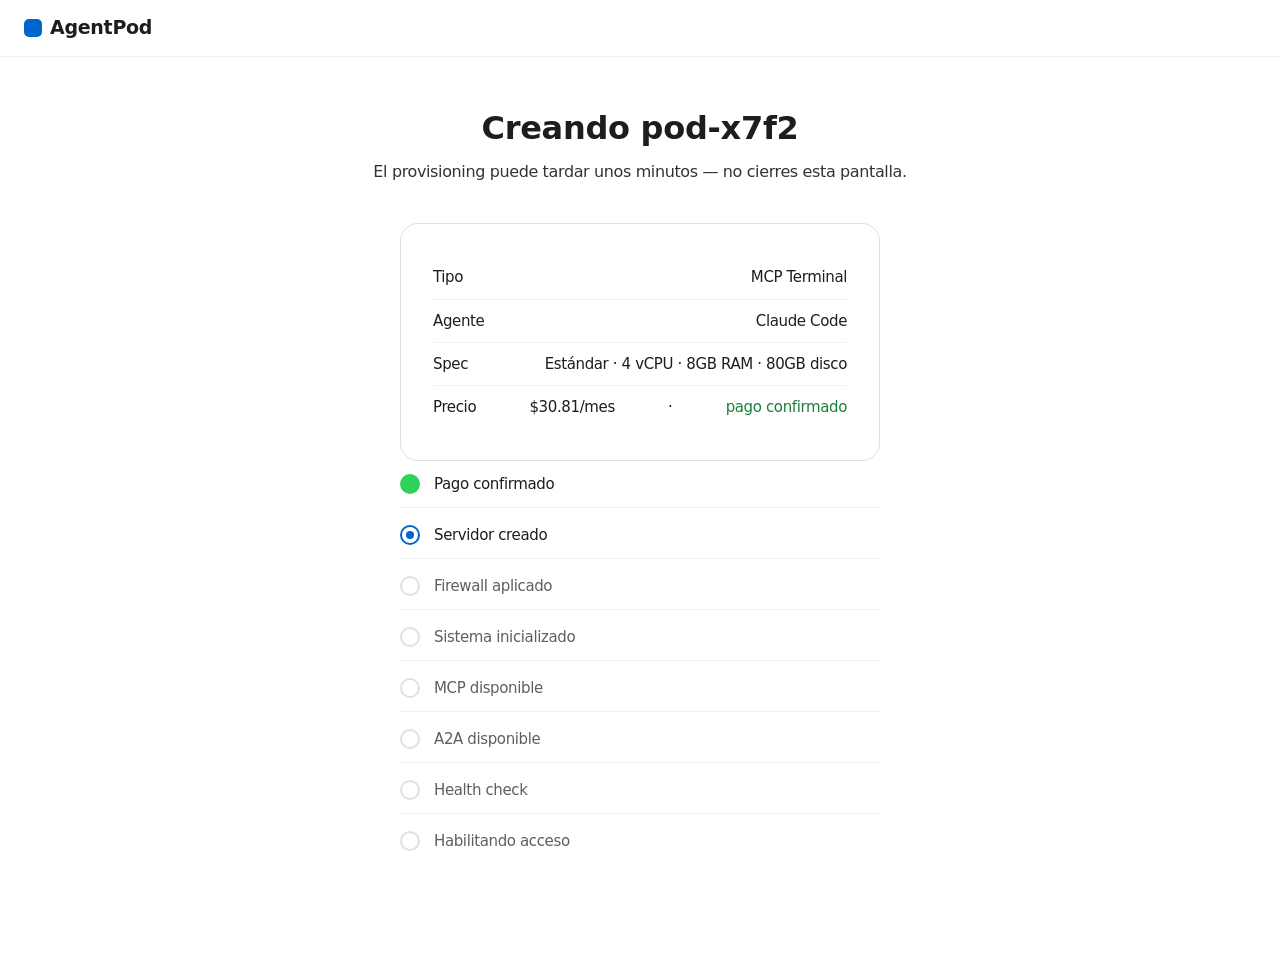
<file: provisioning.html>
<!DOCTYPE html>
<html lang="es">
<head>
<meta charset="UTF-8">
<meta name="viewport" content="width=device-width, initial-scale=1.0">
<title>Creando tu Pod — AgentPod</title>
<link rel="preconnect" href="https://fonts.googleapis.com">
<link rel="preconnect" href="https://fonts.gstatic.com" crossorigin>
<link href="https://fonts.googleapis.com/css2?family=IBM+Plex+Mono:wght@400;500&display=swap" rel="stylesheet">
<link rel="stylesheet" href="styles.css">
</head>
<body>

<nav>
  <div class="container">
    <a href="index.html" class="logo link-plain"><span class="logo-mark"></span>AgentPod</a>
  </div>
</nav>

<div class="container page-main">
  <div class="page-header text-center">
    <h1 class="mono pod-title">Creando pod-x7f2</h1>
    <p>El provisioning puede tardar unos minutos — no cierres esta pantalla.</p>
  </div>

  <div class="checkout-card max-480 mb-2">
    <div class="checkout-line"><span>Tipo</span><span>MCP Terminal</span></div>
    <div class="checkout-line"><span>Agente</span><span id="prov-agent">Claude Code</span></div>
    <div class="checkout-line"><span>Spec</span><span id="prov-spec">Estándar · 4 vCPU · 8GB RAM · 80GB disco</span></div>
    <div class="checkout-line no-border"><span>Precio</span><span id="prov-price">$30.81/mes</span> · <span class="text-success">pago confirmado</span></div>
  </div>

  <div class="checklist">
    <div class="check-row" data-step><span class="check-icon"></span> Pago confirmado</div>
    <div class="check-row" data-step><span class="check-icon"></span> Servidor creado</div>
    <div class="check-row" data-step><span class="check-icon"></span> Firewall aplicado</div>
    <div class="check-row" data-step><span class="check-icon"></span> Sistema inicializado</div>
    <div class="check-row" data-step><span class="check-icon"></span> MCP disponible</div>
    <div class="check-row" data-step><span class="check-icon"></span> A2A disponible</div>
    <div class="check-row" data-step><span class="check-icon"></span> Health check</div>
    <div class="check-row" data-step><span class="check-icon"></span> Habilitando acceso</div>
  </div>

  <div data-ready-block class="ready-block">
    <h2>Tu Pod está listo.</h2>
    <p class="ready-sub">pod-x7f2 · Estándar · <span id="ready-agent">Claude Code</span><br>Último paso: conectá tu propia API key de IA para que el agente empiece a trabajar.</p>
    <p class="ready-fine">Tu API key nunca pasa por AgentPod — se configura directo en el pod.</p>
    <div class="ready-actions">
      <a href="pod.html#byok" class="btn btn-primary">Conectar API key</a>
      <a href="pod.html#mcp" class="btn btn-secondary">Conectar cliente MCP</a>
      <a href="dashboard.html" class="btn btn-secondary">Ver dashboard</a>
    </div>
  </div>
</div>

<script src="demo.js"></script>
</body>
</html>
</file>
<file: styles.css>
:root {
  --blue: #0066cc;
  --blue-focus: #0071e3;
  --white: #ffffff;
  --parchment: #f5f5f7;
  --pearl: #fafafc;
  --tile-dark-1: #272729;
  --tile-dark-2: #2a2a2c;
  --ink: #1d1d1f;
  --white-text: #ffffff;
  --muted-dark: #cccccc;
  --muted-light: #333333;
  --disabled: #5f5f5f;
  --divider: #f0f0f0;
  --hairline: #e0e0e0;
}

* { margin: 0; padding: 0; box-sizing: border-box; }

body {
  font-family: -apple-system, BlinkMacSystemFont, "SF Pro Text", "Inter", system-ui, sans-serif;
  font-size: 17px;
  line-height: 1.47;
  letter-spacing: -0.374px;
  color: var(--ink);
  background: var(--white);
  -webkit-font-smoothing: antialiased;
}

.display { font-family: -apple-system, BlinkMacSystemFont, "SF Pro Display", "Inter", system-ui, sans-serif; }

.container { max-width: 1440px; margin: 0 auto; padding: 0 24px; }

/* NAV */
nav {
  position: sticky; top: 0; z-index: 10;
  background: var(--white);
  border-bottom: 1px solid var(--divider);
  padding: 14px 0;
}
nav .container { display: flex; justify-content: space-between; align-items: center; }
.logo { font-family: -apple-system, BlinkMacSystemFont, "SF Pro Display", system-ui, sans-serif; font-weight: 600; font-size: 19px; letter-spacing: -0.28px; display: flex; align-items: center; gap: 8px; color: var(--ink); }
.logo-mark { width: 18px; height: 18px; border-radius: 5px; background: var(--blue); flex-shrink: 0; }
.nav-links { display: flex; gap: 32px; font-size: 14px; color: var(--muted-light); }
.nav-links a { color: inherit; text-decoration: none; }
.nav-links a:hover { color: var(--ink); }

/* BUTTONS */
.btn {
  display: inline-flex; align-items: center; justify-content: center;
  font-size: 17px; font-weight: 400;
  padding: 11px 22px;
  border-radius: 9999px;
  text-decoration: none;
  cursor: pointer;
  transition: transform 0.15s;
}
.btn:active { transform: scale(0.95); }
.btn-primary { background: var(--blue); color: var(--white-text); border: none; }
.btn-primary:hover { background: #0071e3; }
.btn-secondary { background: transparent; color: var(--blue); border: 1px solid var(--blue); }
.btn-utility { background: var(--ink); color: var(--white-text); font-size: 14px; padding: 8px 15px; border-radius: 8px; }

/* HERO */
header.hero { padding: 96px 0 64px; text-align: center; background: var(--white); }
.trust-line { font-size: 14px; color: var(--disabled); margin-bottom: 20px; }
.trust-line b { color: var(--muted-light); font-weight: 600; }
h1.hero-title {
  font-family: -apple-system, BlinkMacSystemFont, "SF Pro Display", system-ui, sans-serif;
  font-size: 56px; font-weight: 600; line-height: 1.07; letter-spacing: -0.28px;
  max-width: 780px; margin: 0 auto;
}
.hero-title .accent { color: var(--blue); }
.subtitle { font-size: 21px; font-weight: 300; line-height: 1.5; color: var(--muted-light); max-width: 620px; margin: 20px auto 0; }
.cta-row { margin-top: 32px; display: flex; gap: 12px; justify-content: center; }

/* PRODUCT SHOT — the ONE shadow in the whole system */
.product-shot {
  margin: 64px auto 0;
  max-width: 1100px;
  border-radius: 18px;
  overflow: hidden;
  box-shadow: 3px 5px 30px 0 rgba(0,0,0,0.22);
}
.browser-chrome { background: var(--tile-dark-1); }
.browser-bar { display: flex; align-items: center; padding: 12px 16px; border-bottom: 1px solid rgba(255,255,255,0.08); }
.browser-dots { display: flex; gap: 6px; }
.browser-dots span { width: 10px; height: 10px; border-radius: 50%; background: rgba(255,255,255,0.2); }
.browser-url { font-size: 12px; color: var(--muted-dark); background: rgba(255,255,255,0.06); border-radius: 8px; padding: 5px 14px; flex: 1; max-width: 340px; margin: 0 auto; text-align: center; }
.app-body { display: flex; background: var(--tile-dark-1); min-height: 320px; }
.app-sidebar { width: 170px; flex-shrink: 0; border-right: 1px solid rgba(255,255,255,0.06); padding: 20px 0; }
.app-sidebar div { padding: 10px 20px; font-size: 14px; color: var(--muted-dark); }
.app-sidebar div.active { color: var(--white-text); font-weight: 600; }
.app-main { flex: 1; padding: 28px 32px; text-align: left; }
.app-main-title { font-size: 14px; font-weight: 600; color: var(--white-text); margin-bottom: 18px; }
.pod-item { display: flex; align-items: center; justify-content: space-between; padding: 14px 0; border-bottom: 1px solid rgba(255,255,255,0.06); font-size: 14px; color: var(--muted-dark); }
.pod-item:last-child { border-bottom: none; }
.pod-id { font-weight: 600; color: var(--white-text); }
.pod-status { font-size: 12px; padding: 4px 10px; border-radius: 9999px; }
.pod-status.running { color: #30d158; background: rgba(48,209,88,0.12); }
.pod-status.creating { color: #ff9f0a; background: rgba(255,159,10,0.12); }
.pod-price { font-weight: 600; color: var(--white-text); }

/* SECTIONS — alternating tiles, no borders as dividers */
section { padding: 80px 0; }
section.light { background: var(--white); }
section.parchment { background: var(--parchment); }
section.dark { background: var(--tile-dark-1); color: var(--white-text); }
.eyebrow { font-size: 14px; font-weight: 600; letter-spacing: -0.224px; color: var(--blue); margin-bottom: 12px; text-align: center; }
section.dark .eyebrow { color: #2997ff; }
h2.section-title {
  font-family: -apple-system, BlinkMacSystemFont, "SF Pro Display", system-ui, sans-serif;
  font-size: 40px; font-weight: 600; letter-spacing: 0; line-height: 1.1;
  text-align: center; max-width: 720px; margin: 0 auto;
}
.section-sub { text-align: center; font-size: 19px; font-weight: 400; color: var(--muted-light); max-width: 560px; margin: 16px auto 0; }
section.dark .section-sub { color: var(--muted-dark); }

/* Pod types — utility cards, not a plain 3-col grid */
.pod-types { display: grid; grid-template-columns: 1.2fr 1fr; gap: 24px; margin-top: 56px; }
.pod-card { background: var(--white); border: 1px solid var(--hairline); border-radius: 18px; padding: 32px; }
.pod-card.featured { background: var(--ink); color: var(--white-text); border: none; }
.pod-card h3 { font-family: -apple-system, BlinkMacSystemFont, "SF Pro Display", system-ui, sans-serif; font-size: 24px; font-weight: 600; margin-bottom: 12px; }
.pod-card p { font-size: 17px; color: var(--muted-light); line-height: 1.47; }
.pod-card.featured p { color: var(--muted-dark); }

/* Pricing table — utility card style */
.pricing-table { margin-top: 56px; max-width: 720px; margin-left: auto; margin-right: auto; }
.price-row { display: grid; grid-template-columns: 100px 1fr 140px; align-items: center; padding: 18px 24px; font-size: 17px; }
.price-row.header { font-size: 12px; font-weight: 600; color: var(--disabled); letter-spacing: -0.12px; text-transform: uppercase; }
.price-row:not(.header) { background: var(--white); border: 1px solid var(--hairline); border-radius: 18px; margin-bottom: 10px; }
.price-row .type { font-weight: 600; }
.price-row .price { text-align: right; font-weight: 600; }

footer { padding: 48px 0; background: var(--parchment); }
footer .container { display: flex; justify-content: space-between; align-items: center; font-size: 12px; color: var(--disabled); }

/* ============ APP SHELL (login, configurador, dashboard, pod, facturación) ============ */
.mono { font-family: "SF Mono", "IBM Plex Mono", monospace; }
.page-main { padding: 48px 0 96px; }
.page-header { margin-bottom: 40px; }
.page-header h1 {
  font-family: -apple-system, BlinkMacSystemFont, "SF Pro Display", system-ui, sans-serif;
  font-size: 32px; font-weight: 600; letter-spacing: -0.28px;
}
.page-header p { font-size: 16px; color: var(--muted-light); margin-top: 8px; }

/* Auth card (login) */
.auth-wrap { min-height: calc(100vh - 66px); display: flex; align-items: center; justify-content: center; padding: 40px 0; }
.auth-card { max-width: 380px; width: 100%; padding: 0 24px; text-align: center; }
.auth-card h1 { font-size: 26px; font-weight: 600; margin-bottom: 8px; }
.auth-card .subtitle-sm { font-size: 15px; color: var(--muted-light); margin-bottom: 32px; }
.oauth-btn {
  display: flex; align-items: center; justify-content: center; gap: 10px;
  width: 100%; padding: 13px; border-radius: 12px; border: 1px solid var(--hairline);
  background: var(--white); color: var(--ink); font-size: 15px; font-weight: 500;
  text-decoration: none; margin-bottom: 12px; cursor: pointer;
}
.oauth-btn:hover { border-color: var(--disabled); }
.auth-fine { font-size: 12.5px; color: var(--disabled); line-height: 1.5; margin-top: 24px; }
.auth-fine a { color: var(--blue); text-decoration: none; }

/* Configurador */
.type-tabs { display: flex; gap: 8px; margin-bottom: 24px; }
.type-tab { padding: 10px 20px; border-radius: 9999px; font-size: 14px; font-weight: 500; color: var(--muted-light); background: var(--parchment); cursor: pointer; }
.type-tab.active { background: var(--ink); color: var(--white-text); }
.spec-list { display: flex; flex-direction: column; gap: 10px; }
.spec-row { display: flex; justify-content: space-between; align-items: center; padding: 18px 22px; border: 1px solid var(--hairline); border-radius: 14px; cursor: pointer; }
.spec-row.selected { border-color: var(--blue); background: rgba(0,102,204,0.04); }
.spec-row-left { display: flex; align-items: center; gap: 16px; }
.radio { width: 18px; height: 18px; border-radius: 50%; border: 2px solid var(--hairline); flex-shrink: 0; }
.spec-row.selected .radio { border-color: var(--blue); box-shadow: inset 0 0 0 3px var(--white), inset 0 0 0 3px var(--white); background: var(--blue); }
.spec-type { font-weight: 600; min-width: 90px; }
.spec-detail { font-size: 14px; color: var(--muted-light); }
.spec-price { font-weight: 600; }

.config-layout { display: grid; grid-template-columns: 1fr 340px; gap: 40px; align-items: start; }
.summary-card { position: sticky; top: 88px; background: var(--parchment); border-radius: 18px; padding: 28px; }
.summary-card h3 { font-size: 13px; font-weight: 600; margin-bottom: 16px; color: var(--muted-light); text-transform: uppercase; letter-spacing: 0.02em; }
.summary-line { display: flex; justify-content: space-between; padding: 10px 0; border-bottom: 1px solid var(--divider); font-size: 14px; }
.summary-total { display: flex; justify-content: space-between; padding: 16px 0 4px; font-weight: 600; font-size: 17px; }
.summary-card .btn { width: 100%; margin-top: 14px; text-decoration: none; }

/* Tablas simples (facturación, actividad) */
.pod-list-page { border: 1px solid var(--hairline); border-radius: 14px; overflow: hidden; }
.invoice-row { display: grid; grid-template-columns: 1fr 1fr 1fr 1fr; padding: 14px 20px; font-size: 14px; border-bottom: 1px solid var(--divider); }
.invoice-row:last-child { border-bottom: none; }
.info-row { display: flex; justify-content: space-between; padding: 12px 0; border-bottom: 1px solid var(--divider); font-size: 14px; }

/* App nav (post-login) */
.app-nav .nav-links a.active-link { color: var(--ink); font-weight: 500; }

/* Dashboard: banners + pod rows con los 3 ejes */
.banner { padding: 14px 20px; border-radius: 12px; font-size: 14px; margin-bottom: 12px; }
.banner.warning { background: #fff8e6; color: #9a6700; }
.banner.critical { background: #fff0f0; color: #cf222e; }
.pod-row { display: flex; justify-content: space-between; align-items: center; gap: 20px; padding: 20px 24px; border: 1px solid var(--hairline); border-radius: 14px; margin-bottom: 12px; text-decoration: none; color: inherit; }
.pod-row:hover { border-color: var(--blue); }
.pod-row-left .pod-name { font-weight: 600; font-size: 16px; }
.pod-row-left .pod-meta { font-size: 13px; color: var(--muted-light); margin-top: 4px; }
.badges { display: flex; gap: 8px; flex-shrink: 0; }
.badge { font-size: 12px; font-weight: 500; padding: 5px 12px; border-radius: 9999px; white-space: nowrap; }
.badge.running, .badge.active, .badge.healthy { color: #1a7f37; background: rgba(26,127,55,0.1); }
.badge.restricted, .badge.degraded { color: #9a6700; background: rgba(154,103,0,0.1); }
.badge.failed, .badge.archived { color: #cf222e; background: rgba(207,34,46,0.1); }
.badge.provisioning, .badge.resizing, .badge.archiving { color: #0969da; background: rgba(9,105,218,0.1); }
.pod-row-right { display: flex; align-items: center; gap: 20px; }
.pod-row-price { font-weight: 600; font-size: 14px; }

/* Detalle del pod */
.pod-sections { display: flex; flex-direction: column; gap: 24px; }
.pod-section { border: 1px solid var(--hairline); border-radius: 16px; padding: 28px; }
.pod-section h3 { font-size: 16px; font-weight: 600; margin-bottom: 18px; }
.pod-section h3 .section-hint { font-size: 12.5px; font-weight: 400; color: var(--disabled); margin-left: 8px; }
.terminal-mock { background: var(--ink); color: #d1d1d1; border-radius: 12px; padding: 20px; font-family: "SF Mono", monospace; font-size: 13px; line-height: 1.7; overflow-x: auto; }
.terminal-mock .prompt { color: #30d158; }
.token-row { display: flex; justify-content: space-between; align-items: center; padding: 12px 0; border-bottom: 1px solid var(--divider); flex-wrap: wrap; gap: 10px; }
.token-row:last-child { border-bottom: none; }
.token-value { font-family: "SF Mono", monospace; font-size: 13.5px; background: var(--parchment); padding: 8px 14px; border-radius: 8px; }
.activity-row { display: grid; grid-template-columns: 130px 1fr 90px; padding: 10px 0; font-size: 13px; border-bottom: 1px solid var(--divider); color: var(--muted-light); }
.activity-row:last-child { border-bottom: none; }
.btn-sm { font-size: 13px; padding: 7px 14px; }
.btn-danger { background: transparent; color: #cf222e; border: 1px solid #cf222e; }
.resize-grid { display: grid; grid-template-columns: 1fr 1fr; gap: 16px; margin-bottom: 18px; }
.resize-col { background: var(--parchment); border-radius: 12px; padding: 16px 18px; }
.resize-col .label { font-size: 12px; color: var(--disabled); text-transform: uppercase; letter-spacing: 0.02em; margin-bottom: 6px; }

/* ============ Continuidad (hero) ============ */
.continuity { display: grid; grid-template-columns: 1fr 1fr; margin-top: 64px; max-width: 1100px; margin-left: auto; margin-right: auto; border-radius: 18px; overflow: hidden; box-shadow: 3px 5px 30px 0 rgba(0,0,0,0.22); text-align: left; }
.continuity-col { padding: 28px 32px; font-family: "SF Mono", "IBM Plex Mono", monospace; font-size: 13.5px; line-height: 1.8; }
.continuity-col.off { background: var(--parchment); color: var(--disabled); }
.continuity-col.on { background: var(--tile-dark-1); color: #d1d1d1; }
.continuity-label { font-size: 11px; text-transform: uppercase; letter-spacing: 0.05em; margin-bottom: 14px; display: flex; align-items: center; gap: 8px; }
.dot { width: 8px; height: 8px; border-radius: 50%; display: inline-block; }
.dot.off { background: var(--disabled); }
.dot.on { background: #30d158; box-shadow: 0 0 0 3px rgba(48,209,88,0.15); }
.continuity-col .prompt { color: #30d158; }
.continuity-col.off .prompt { color: var(--disabled); }

/* ============ Demo badge ============ */
.demo-badge { display: inline-flex; align-items: center; gap: 6px; font-size: 12.5px; font-weight: 500; color: var(--blue); background: rgba(0,102,204,0.08); padding: 6px 14px; border-radius: 9999px; margin-bottom: 16px; }
.demo-badge .dot.on { background: var(--blue); box-shadow: 0 0 0 3px rgba(0,102,204,0.15); }

/* ============ Administrado / checklist ============ */
.managed-list { display: grid; grid-template-columns: 1fr 1fr; gap: 12px 32px; max-width: 640px; margin: 40px auto 0; text-align: left; }
.managed-item { display: flex; align-items: center; gap: 10px; font-size: 15px; }
.managed-item .check { color: #30d158; font-weight: 700; flex-shrink: 0; }

/* ============ Comparación económica ============ */
.compare-grid { display: grid; grid-template-columns: repeat(3, 1fr); gap: 16px; margin-top: 48px; max-width: 900px; margin-left: auto; margin-right: auto; }
.compare-card { background: var(--white); border: 1px solid var(--hairline); border-radius: 16px; padding: 24px; text-align: center; }
.compare-card.featured { border-color: var(--blue); background: rgba(0,102,204,0.04); }
.compare-card .compare-label { font-size: 12px; text-transform: uppercase; letter-spacing: 0.04em; color: var(--disabled); margin-bottom: 10px; }
.compare-card .compare-value { font-size: 22px; font-weight: 600; margin-bottom: 6px; }
.compare-card .compare-note { font-size: 13px; color: var(--muted-light); }

/* ============ Provisioning checklist ============ */
.checklist { display: flex; flex-direction: column; gap: 4px; max-width: 480px; margin: 0 auto; }
.check-row { display: flex; align-items: center; gap: 14px; padding: 12px 0; font-size: 15px; color: var(--disabled); border-bottom: 1px solid var(--divider); }
.check-row:last-child { border-bottom: none; }
.check-row .check-icon { width: 20px; height: 20px; border-radius: 50%; border: 2px solid var(--hairline); flex-shrink: 0; display: flex; align-items: center; justify-content: center; font-size: 12px; }
.check-row.done { color: var(--ink); }
.check-row.done .check-icon { background: #30d158; border-color: #30d158; color: var(--white); }
.check-row.active { color: var(--ink); font-weight: 500; }
.check-row.active .check-icon { border-color: var(--blue); }
.check-row.active .check-icon::after { content: ''; width: 8px; height: 8px; border-radius: 50%; background: var(--blue); }

/* ============ Bloque JSON (config MCP) ============ */
.json-wrap { position: relative; }
.json-block { background: var(--ink); color: #d1d1d1; border-radius: 12px; padding: 20px; font-family: "SF Mono", "IBM Plex Mono", monospace; font-size: 13px; line-height: 1.7; overflow-x: auto; white-space: pre; }
.json-block .key { color: #7ee787; }
.json-block .str { color: #a5d6ff; }
.copy-btn { position: absolute; top: 12px; right: 12px; font-size: 12px; padding: 5px 12px; border-radius: 8px; border: 1px solid rgba(255,255,255,0.2); background: rgba(255,255,255,0.06); color: #d1d1d1; cursor: pointer; }
.copy-btn:hover { background: rgba(255,255,255,0.12); }

/* ============ Founding / reserva ============ */
.founder-note { max-width: 640px; margin: 40px auto 0; background: var(--parchment); border-radius: 18px; padding: 32px; text-align: left; }
.founder-note p { margin-bottom: 14px; }
.founder-note ul { margin: 0 0 20px 20px; }
.founder-note li { margin-bottom: 6px; }

/* Checkout */
.checkout-card { max-width: 460px; margin: 0 auto; background: var(--white); border: 1px solid var(--hairline); border-radius: 18px; padding: 32px; }
.checkout-line { display: flex; justify-content: space-between; padding: 10px 0; border-bottom: 1px solid var(--divider); font-size: 15px; }
.checkout-line:last-of-type { border-bottom: none; }
.checkout-total { text-align: center; margin: 24px 0; }
.checkout-total .amount { font-size: 40px; font-weight: 600; }
.checkout-total .cadence { font-size: 13px; color: var(--disabled); margin-top: 4px; }
.checkout-fine { font-size: 12.5px; color: var(--disabled); line-height: 1.6; margin: 20px 0; }
.is-disabled { pointer-events: none; opacity: .5; }
.demo-disclosure { font-size: 12px; color: var(--disabled); text-align: center; margin-top: 12px; }
.category-hidden { display: none; }

/* ============ Formulario de reserva (Formspree) ============ */
.reserva-form { display: flex; flex-direction: column; gap: 10px; margin-top: 8px; }
.reserva-form input[type="text"],
.reserva-form input[type="email"],
.reserva-form textarea {
  width: 100%; padding: 12px 14px; border-radius: 12px; border: 1px solid var(--hairline);
  font-family: inherit; font-size: 15px; color: var(--ink); background: var(--white); resize: vertical;
}
.reserva-form input:focus, .reserva-form textarea:focus { outline: none; border-color: var(--blue); }
.reserva-form input[aria-invalid="true"], .reserva-form textarea[aria-invalid="true"] { border-color: #cf222e; }
.reserva-error { font-size: 12.5px; color: #cf222e; }
.reserva-success { font-size: 14px; color: #1a7f37; background: rgba(26,127,55,0.08); border-radius: 12px; padding: 14px 18px; margin-bottom: 14px; text-align: center; }
.reserva-success:empty { display: none; }

.cursor { animation: blink 1s step-start infinite; }
@keyframes blink { 50% { opacity: 0; } }

/* ============ Utilidades (reemplazan estilos inline sueltos) ============ */
.text-center { text-align: center; }
.text-muted { color: var(--muted-light); }
.text-dim { color: var(--disabled); }
.text-sm { font-size: 13px; }
.text-xs { font-size: 12px; }
.text-success { color: #1a7f37; }
.mt-2 { margin-top: 16px; }
.mt-3 { margin-top: 24px; }
.mt-4 { margin-top: 32px; }
.mb-2 { margin-bottom: 16px; }
.w-full { width: 100%; justify-content: center; }
.flex-row { display: flex; align-items: center; }
.gap-2 { gap: 10px; }
.gap-3 { gap: 14px; }
.no-border { border-bottom: none; }
.badge-inline-tag { font-size: 13px; font-weight: 500; color: var(--disabled); background: var(--parchment); padding: 3px 10px; border-radius: 9999px; vertical-align: middle; }
.max-480 { max-width: 480px; margin: 0 auto; }
.opacity-disabled { opacity: .5; cursor: not-allowed; }
.fine-text { font-size: 13px; color: var(--muted-light); margin-bottom: 16px; }
.link-plain { text-decoration: none; color: inherit; }
.billing-layout { grid-template-columns: 1fr 320px; }
.summary-static { position: static; }
.invoice-header { background: var(--parchment); font-family: 'IBM Plex Mono', monospace; font-size: 11.5px; color: var(--muted-light); }
.section-label { font-size: 14px; margin-bottom: 16px; }
.nav-cta-row { display: flex; gap: 10px; }
.btn-nav { padding: 8px 18px; font-size: 14px; }
.off-detail { margin-top: 18px; opacity: .6; }
.founder-note-dark { background: rgba(255,255,255,0.06); color: inherit; }
.ready-block { display: none; max-width: 480px; margin: 48px auto 0; text-align: center; }
.ready-block h2 { font-size: 22px; font-weight: 600; margin-bottom: 8px; }
.ready-block .ready-sub { color: var(--muted-light); margin-bottom: 24px; }
.ready-block .ready-fine { font-size: 13px; color: var(--disabled); margin-bottom: 20px; }
.ready-actions { display: flex; gap: 10px; justify-content: center; flex-wrap: wrap; }
.byok-note { max-width: 520px; margin: 12px auto 0; }
.pod-title { font-size: 24px; }
.text-ink { color: var(--ink); }

/* ============ Responsive ============ */
@media (max-width: 900px) {
  h1.hero-title { font-size: 38px; }
  .subtitle { font-size: 18px; }
  .continuity { grid-template-columns: 1fr; }
  .config-layout { grid-template-columns: 1fr; }
  .summary-card { position: static; }
  .pod-types { grid-template-columns: 1fr; }
  .managed-list { grid-template-columns: 1fr; }
  .compare-grid { grid-template-columns: 1fr; }
  .price-row { grid-template-columns: 1fr; gap: 4px; text-align: left; }
  .price-row .price { text-align: left; }
  .price-row.header { display: none; }
  .resize-grid { grid-template-columns: 1fr; }
}

@media (max-width: 640px) {
  nav .container { flex-wrap: wrap; gap: 10px; }
  .nav-links { order: 3; width: 100%; justify-content: center; gap: 20px; }
  .nav-cta-row { flex-wrap: wrap; }
  h1.hero-title { font-size: 30px; }
  header.hero { padding: 56px 0 40px; }
  .cta-row { flex-direction: column; align-items: stretch; }
  .cta-row .btn { width: 100%; }
  .page-header h1 { font-size: 24px; }
  .activity-row { grid-template-columns: 1fr; gap: 2px; }
  .pod-row { flex-direction: column; align-items: flex-start; gap: 12px; }
  .pod-row-right { width: 100%; flex-wrap: wrap; justify-content: space-between; }
  .info-row, .checkout-line, .summary-line, .token-row { flex-wrap: wrap; }
  .checkout-card, .checkout-card.max-480 { padding: 24px 20px; }
  .billing-layout { grid-template-columns: 1fr; }
  .invoice-row { grid-template-columns: 1fr 1fr; row-gap: 4px; }
}
</file>
